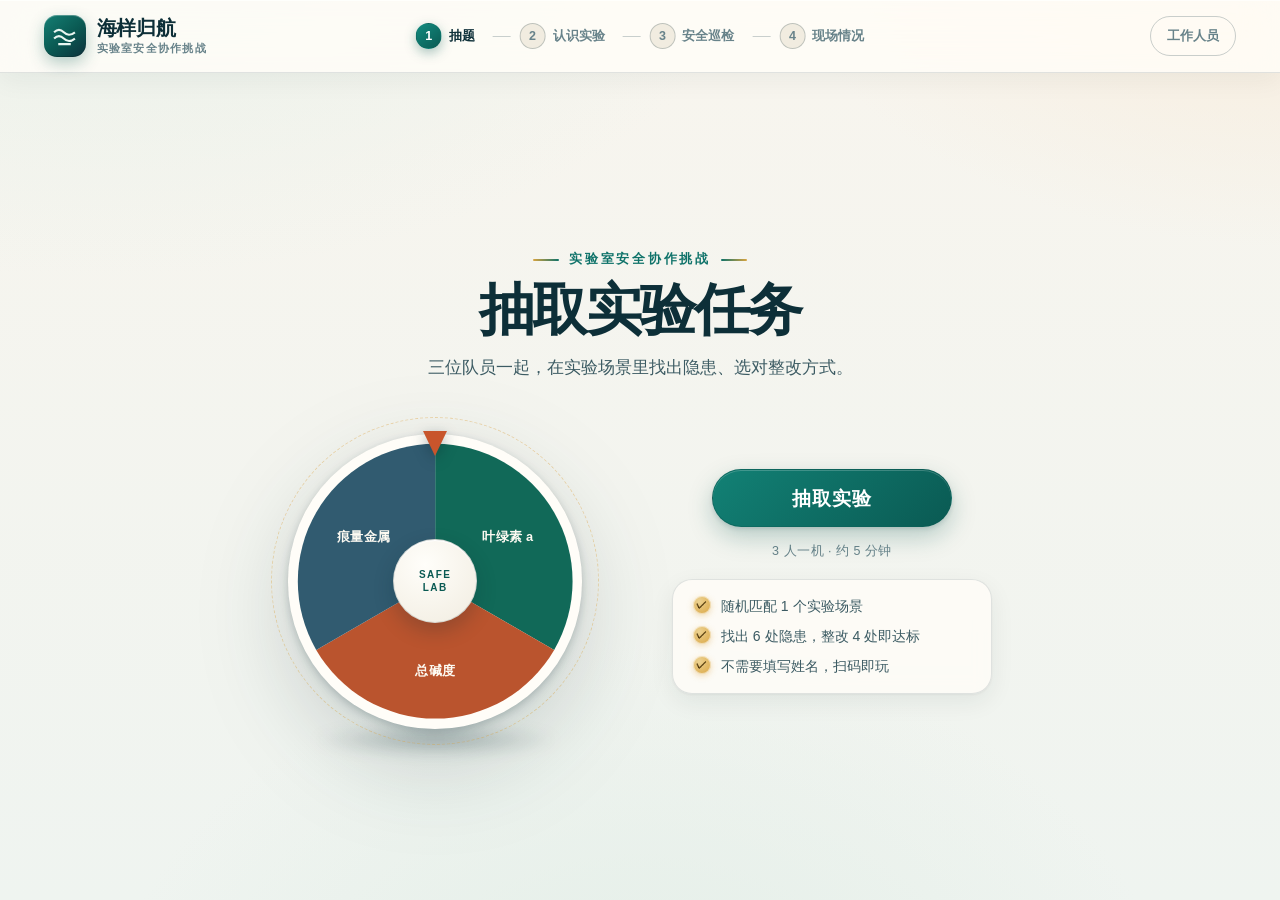
<file: index.html>
<!doctype html>
<html lang="zh-CN">
<head>
<meta charset="utf-8">
<meta name="viewport" content="width=device-width,initial-scale=1,viewport-fit=cover">
<meta name="theme-color" content="#0d313c">
<title>海样归航 · 实验室安全协作挑战</title>
<link rel="stylesheet" href="style.css?v=5">
</head>
<body>
<header class="topbar">
  <a class="brand" href="#" aria-label="海样归航首页">
    <span class="brand-mark" aria-hidden="true"><svg width="36" height="32" viewBox="0 0 36 32"><path d="M3 10 Q10 3 17 10 T33 10 M3 19 Q10 12 17 19 T33 19 M9 27H27" fill="none" stroke="currentColor" stroke-width="3"/></svg></span>
    <span class="brand-text"><b>海样归航</b><span class="brand-sub">实验室安全协作挑战</span></span>
  </a>
  <ol class="steps" aria-label="互动流程">
    <li class="step" data-step="draw"><span class="step-dot">1</span><span class="step-name">抽题</span></li>
    <li class="step" data-step="intro"><span class="step-dot">2</span><span class="step-name">认识实验</span></li>
    <li class="step" data-step="inspect"><span class="step-dot">3</span><span class="step-name">安全巡检</span></li>
    <li class="step" data-step="incident"><span class="step-dot">4</span><span class="step-name">现场情况</span></li>
  </ol>
  <button class="quiet staff-btn" id="staff" type="button">工作人员</button>
</header>
<main id="app"></main>
<div id="toast" role="status" aria-live="polite"></div>
<dialog id="question"></dialog>
<dialog id="tools"></dialog>
<script type="module" src="app.js?v=5"></script>
</body>
</html>
</file>
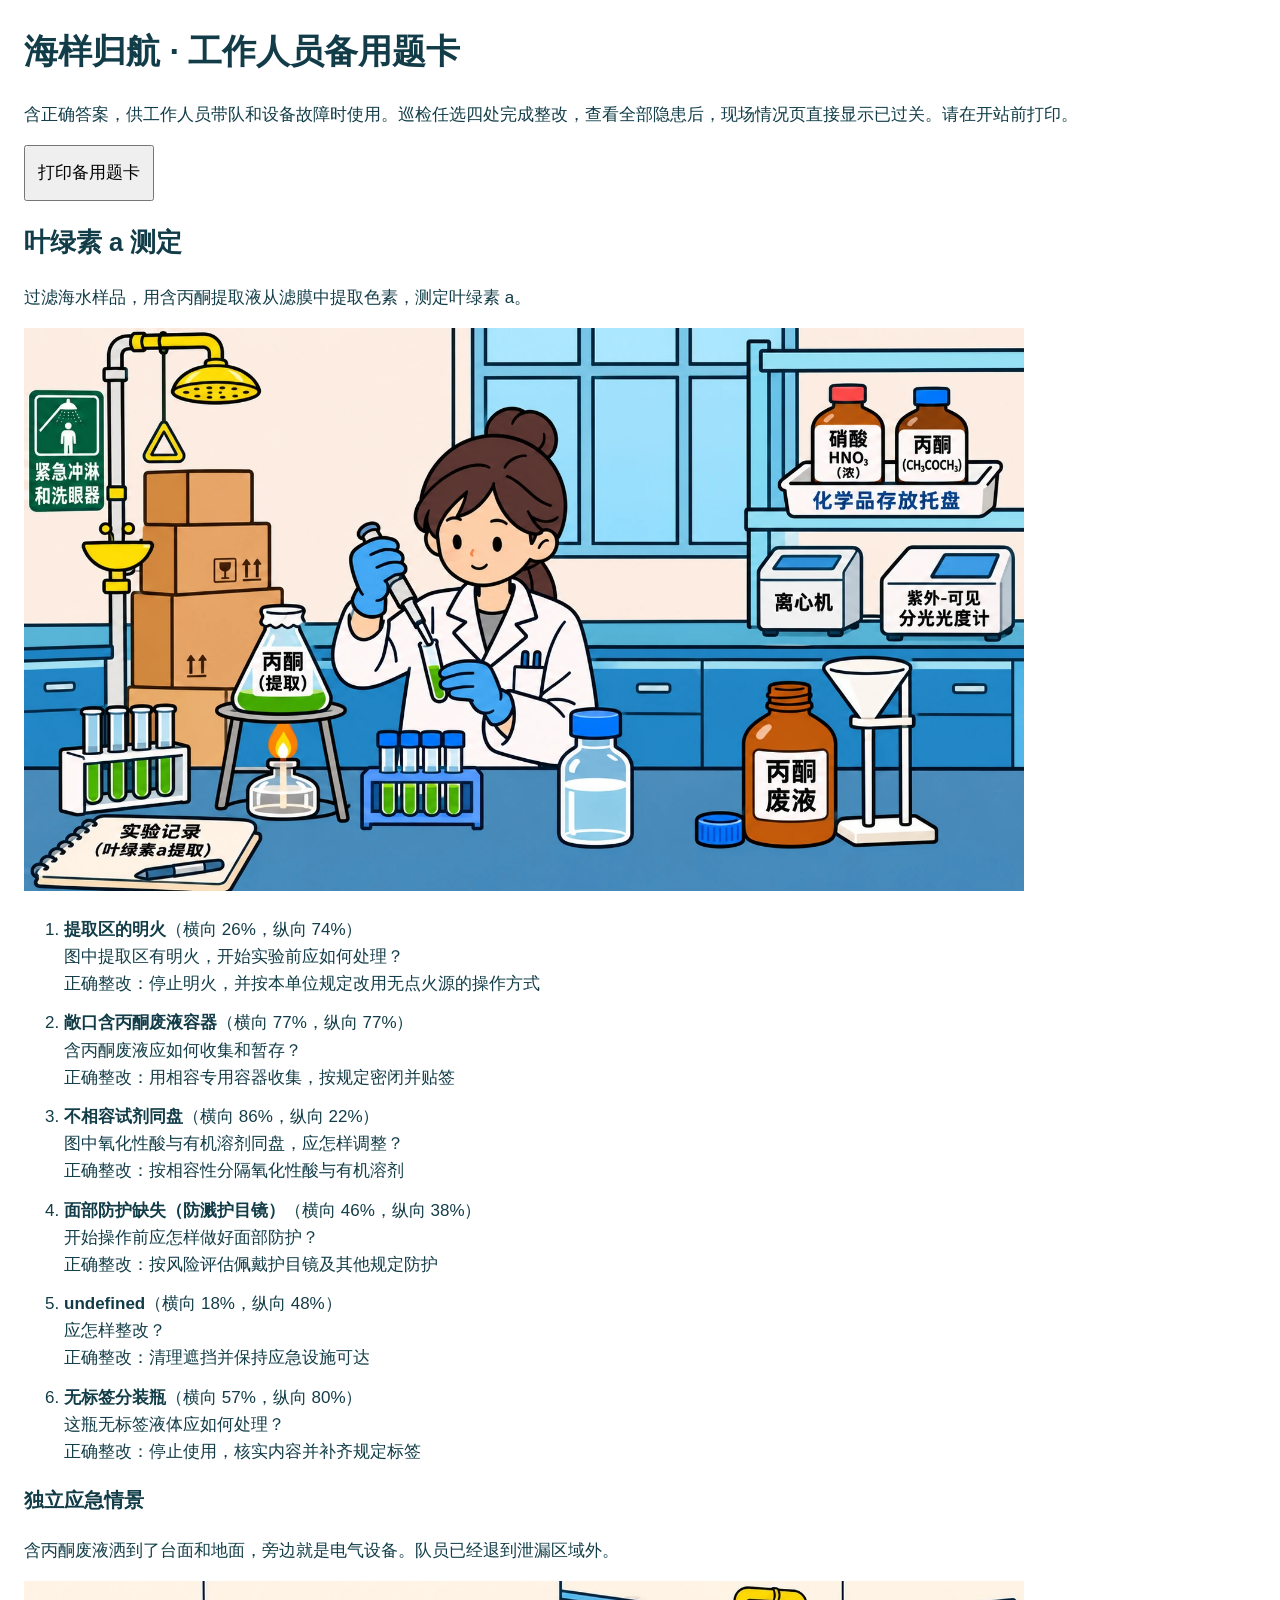
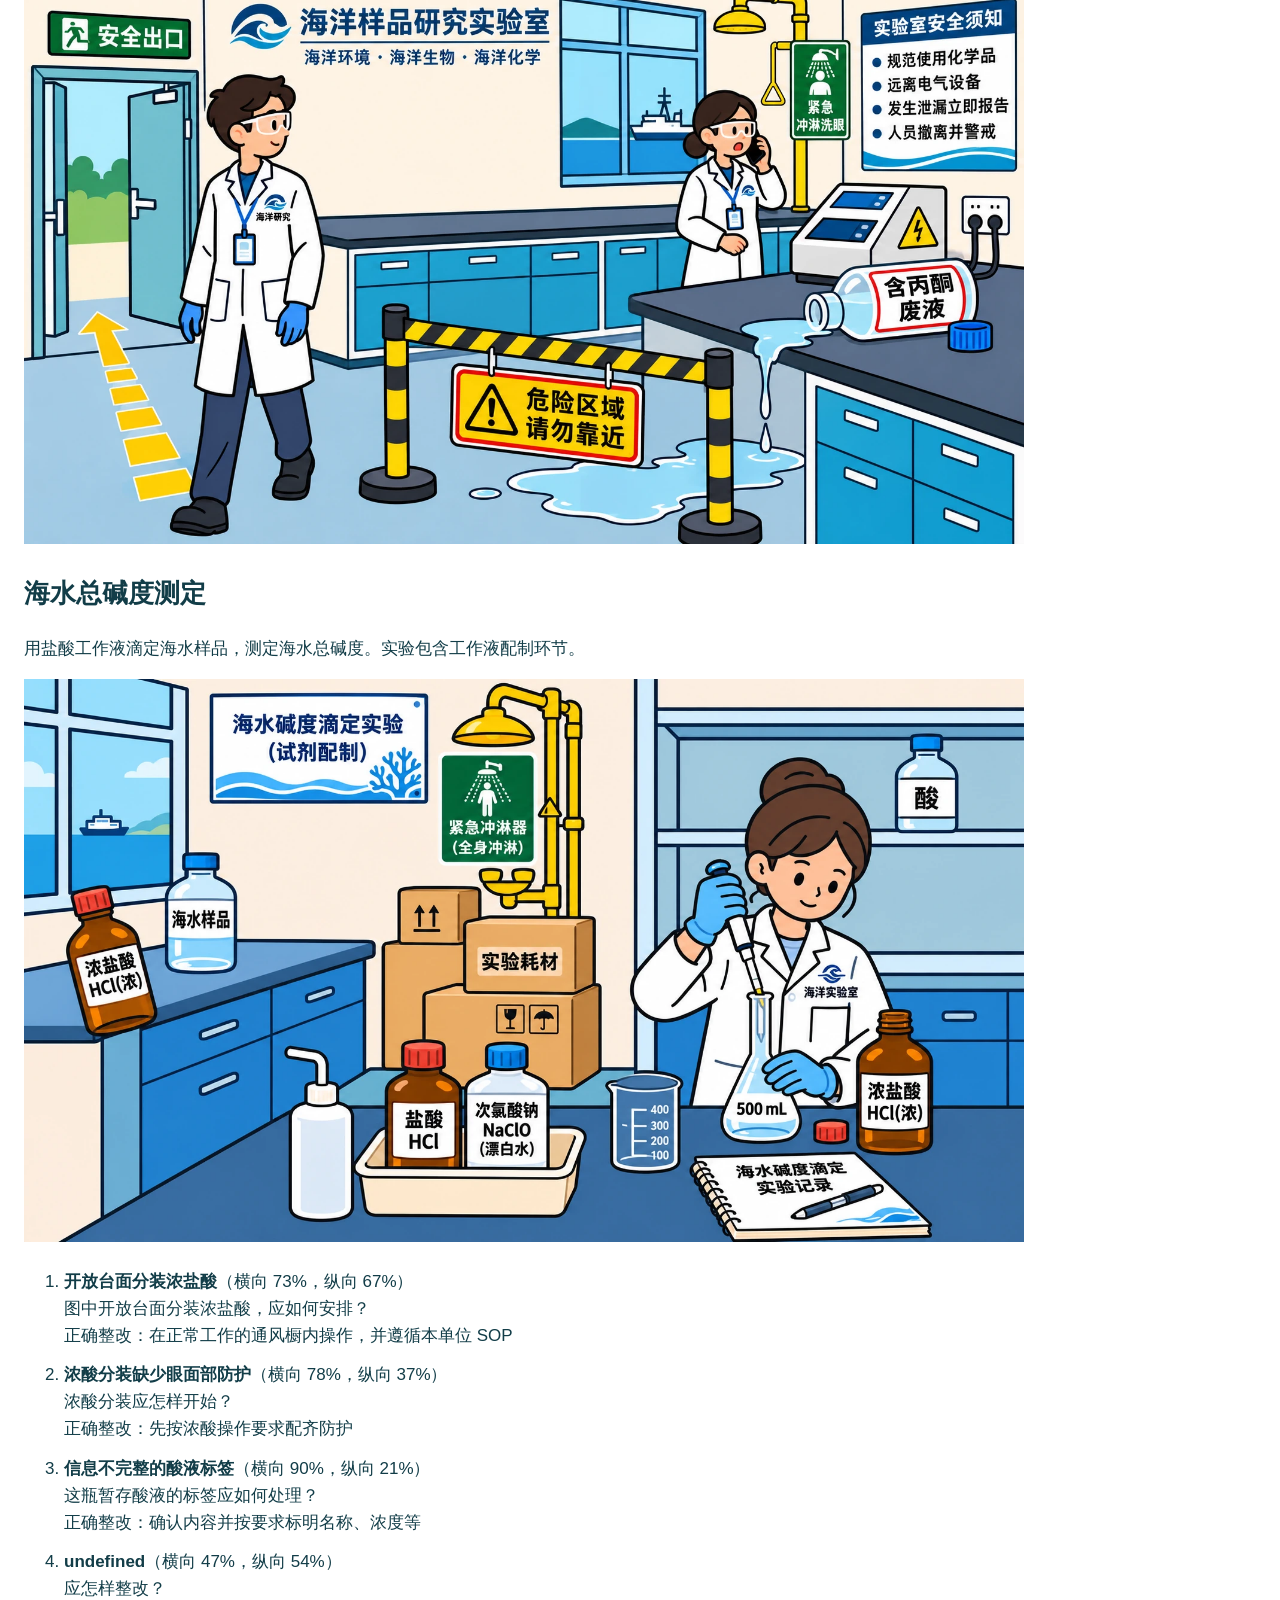
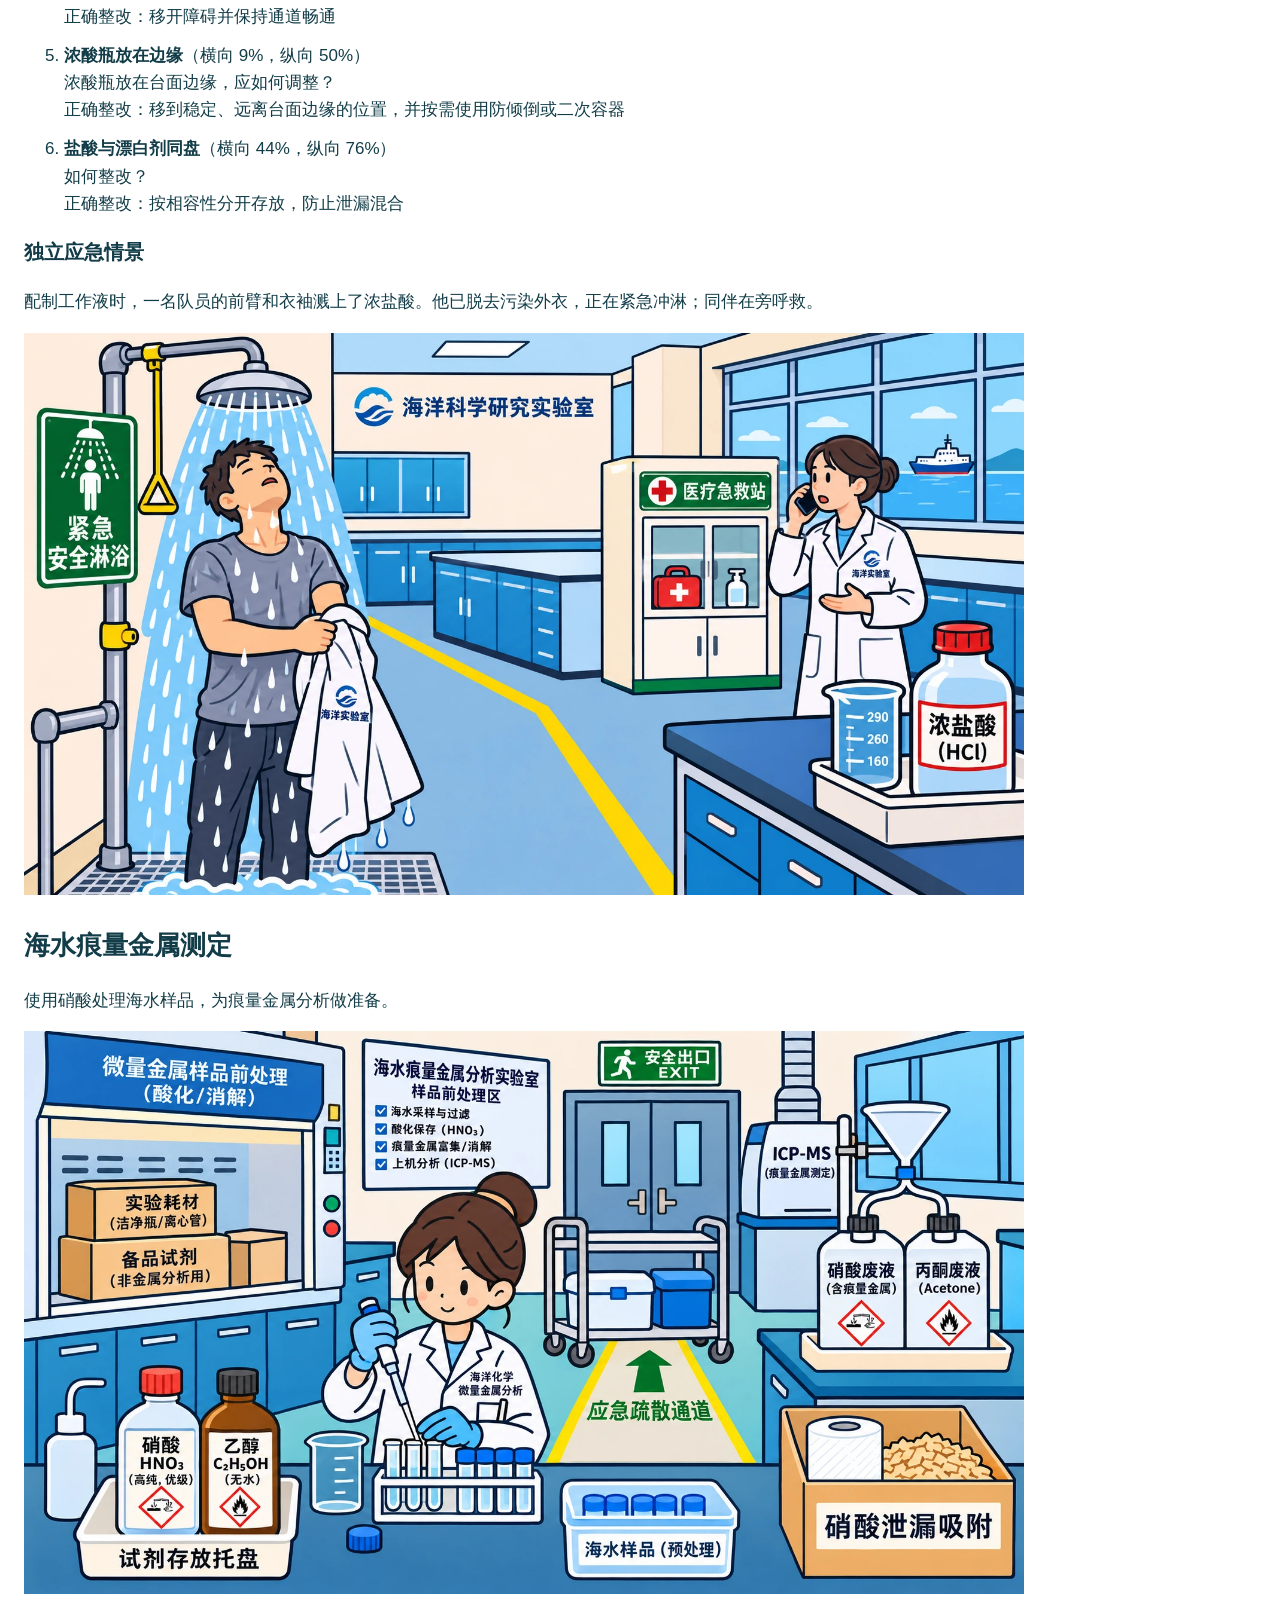
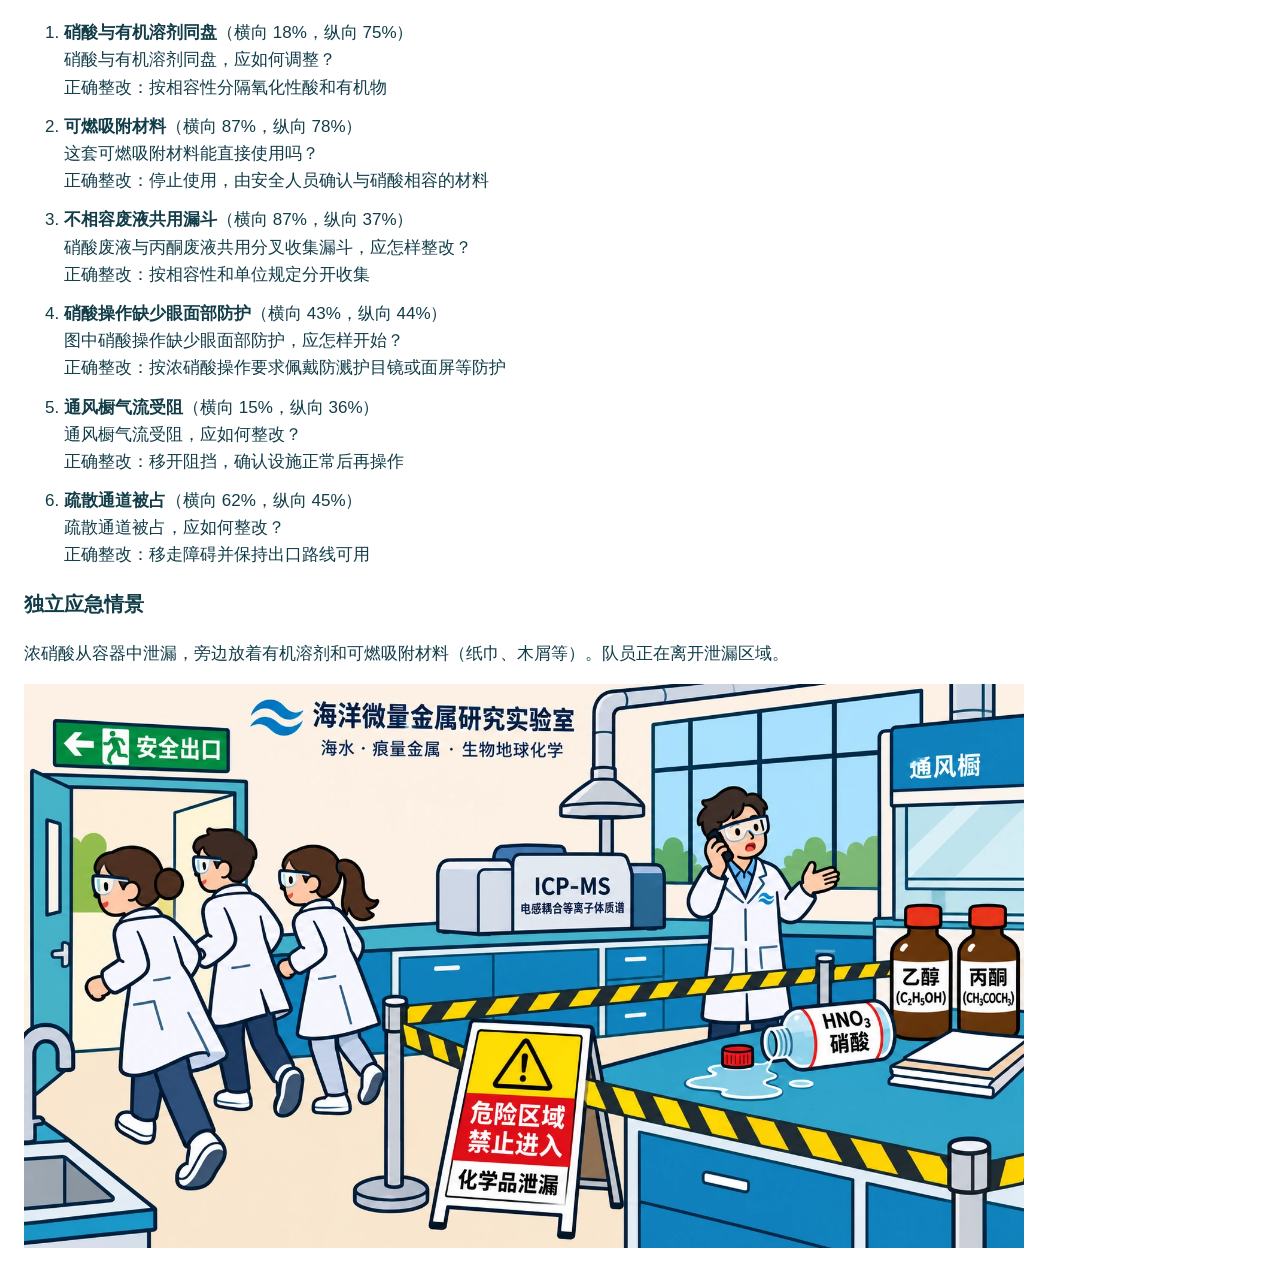
<file: backup.html>
<!doctype html><html lang="zh-CN"><meta charset="utf-8"><meta name="viewport" content="width=device-width, initial-scale=1"><title>海样归航 · 工作人员备用题卡</title><style>body{font:17px/1.6 sans-serif;margin:24px;color:#123d48}article{break-before:page}img{width:100%;max-width:1000px}li{margin-bottom:12px}.answers{background:#edf2ef;padding:18px}button{font:inherit;padding:12px}@media print{button{display:none}body{font-size:12pt}img{max-height:38vh;object-fit:contain}}</style><h1>海样归航 · 工作人员备用题卡</h1><p>含正确答案，供工作人员带队和设备故障时使用。巡检任选四处完成整改，查看全部隐患后，现场情况页直接显示已过关。请在开站前打印。</p><button onclick="print()">打印备用题卡</button><div id="cards"></div><script type="module">import {TASKS} from './data.js?v=5';document.querySelector('#cards').innerHTML=TASKS.map(t=>`<article><h2>${t.name}</h2><p>${t.purpose}</p><img src="assets/${t.id}-inspect.webp" alt="巡检图"><ol>${t.hazards.map(q=>`<li><b>${q.title}</b>（横向 ${q.x}%，纵向 ${q.y}%）<br>${q.question}<br>正确整改：${q.options[0]}</li>`).join('')}</ol><h3>独立应急情景</h3><p>${t.incident}</p><img src="assets/${t.id}-incident.webp" alt="事故图"></article>`).join('');</script></html>
</file>
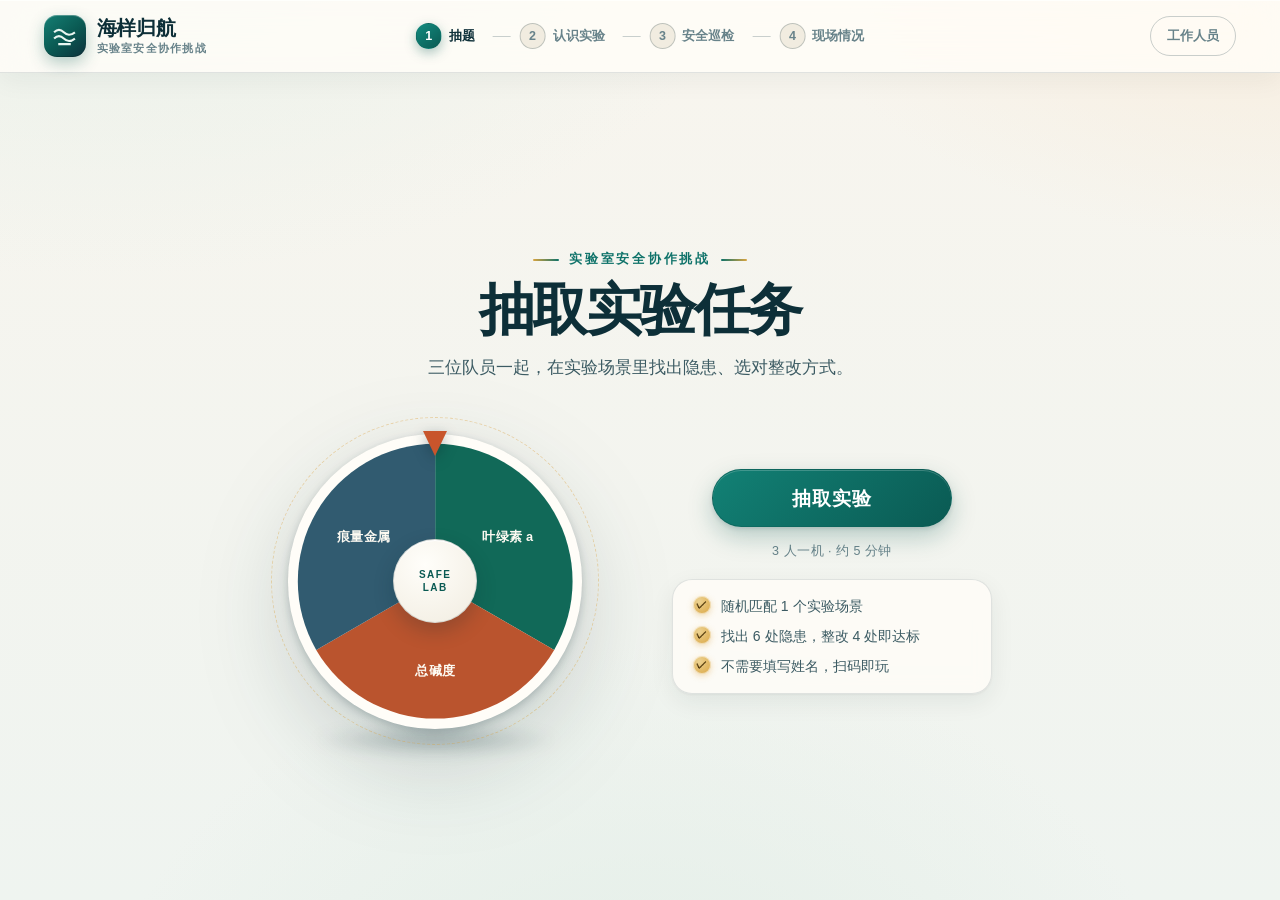
<file: join.html>
<!doctype html><html lang="zh-CN"><meta charset="utf-8"><meta name="viewport" content="width=device-width,initial-scale=1"><title>海样归航 · 新队伍入口</title><body style="font:18px/1.6 sans-serif;padding:24px;color:#123d48"><p>正在为你们创建独立任务…</p><noscript>请使用允许 JavaScript 的浏览器打开本页。</noscript><script>
function enterNewRound(){const bytes=crypto.getRandomValues(new Uint32Array(3));const id=Date.now().toString(36)+'-'+Array.from(bytes,x=>x.toString(36)).join('-');location.replace('./?round='+encodeURIComponent(id))}enterNewRound();addEventListener('pageshow',e=>{if(e.persisted)enterNewRound()});
</script></body></html>
</file>
<file: style.css>
:root{font-family:-apple-system,BlinkMacSystemFont,"PingFang SC","Microsoft YaHei",sans-serif;color:#173b44;background:#f2f5f3;--teal:#116958;--navy:#123d48;--orange:#bd4b20;--muted:#506b70}*{box-sizing:border-box}body{margin:0}button,input{font:inherit}button{cursor:pointer;min-height:46px;border:0;border-radius:5px;padding:12px 20px;color:var(--navy);background:#e3ebe7;font-weight:600}button:hover{filter:brightness(.95)}button:focus-visible,a:focus-visible,input:focus-visible{outline:3px solid #d27035;outline-offset:3px}button:disabled{opacity:.45;cursor:wait}.primary{background:var(--teal);color:#fff}.quiet{background:transparent}.danger{color:#a43220}header{height:72px;display:flex;align-items:center;padding:12px 4%;gap:24px;background:#fff}.brand{display:flex;align-items:center;gap:10px;text-decoration:none;color:var(--navy);font-size:23px}.subtitle{color:var(--muted);font-size:14px}#staff{margin-left:auto}main{max-width:1600px;margin:auto;padding:24px 4%}h1{font-size:clamp(32px,4vw,58px);letter-spacing:-.04em;line-height:1.15;margin:0 0 22px}h2{font-size:26px;margin:0 0 16px}h3{font-size:19px;margin:0 0 14px}p{line-height:1.65;margin:0 0 18px}.muted{color:var(--muted)}.home{display:grid;grid-template-columns: .85fr 1.15fr;gap:6%;align-items:center;min-height:70vh}.home img{width:100%;display:block;border-radius:8px;background:#dbe6e3}.home .lead{font-size:20px}.home .rules{margin:24px 0;font-size:16px}.home input{width:100%;max-width:280px;background:white;border:1px solid #b4c4c2;padding:14px;border-radius:4px;margin-bottom:18px}.actions{display:flex;gap:12px;flex-wrap:wrap;align-items:center}.note{font-size:13px;color:var(--muted);margin-top:20px}.draw{max-width:880px;margin:20px auto;text-align:center}.draw-layout{display:flex;align-items:center;justify-content:center;gap:40px;flex-wrap:wrap}.wheel{width:260px;height:260px;transition:transform 1.3s cubic-bezier(.15,.7,.1,1)}.taskcard{background:white;padding:28px;text-align:left;flex:1;min-width:240px}.taskcard h2{color:var(--teal)}.stage-head{display:flex;align-items:center;justify-content:space-between;gap:12px;margin-bottom:14px}.stage-head h1{font-size:25px;margin:0}.progress{font-weight:700;color:var(--teal);white-space:nowrap}.stage-label{font-size:14px;color:var(--muted);margin-top:6px}.scene-wrap{position:relative;background:#dce6e3;overflow:hidden;border-radius:6px;aspect-ratio:16/9;max-height:calc(100svh - 215px);min-height:230px}.scene-canvas{position:absolute;inset:0;transform-origin:0 0;touch-action:pan-y}.scene-canvas.zoomed{touch-action:none;cursor:grab}.scene-canvas img{width:100%;height:100%;object-fit:fill;display:block;user-select:none;pointer-events:none}.hotspot{position:absolute;transform:translate(-50%,-50%);background:transparent;min-width:52px;min-height:52px;padding:0;border-radius:50%;width:7%;height:10%;color:transparent}.hotspot:focus-visible,.hotspot.hinted{background:#f9dc8c99;outline:4px dashed #a85a17}.hotspot.done{color:white;background:var(--teal);width:38px;height:38px;min-width:38px;min-height:38px;font-size:20px;pointer-events:auto}.hotspot.incident{background:#fff;color:var(--navy);width:auto;height:auto;min-width:80px;font-size:14px;padding:10px 14px;border-radius:4px;box-shadow:0 2px 8px #183a4430}.toolbar{display:flex;align-items:center;justify-content:space-between;gap:12px;margin-top:12px;flex-wrap:wrap}.toolbar p{margin:0;font-size:15px}.toolbar .actions{gap:6px}.toolbar button{padding:10px 15px}.urgent{background:#f5e7df;color:#873715;padding:12px 16px;margin-bottom:12px;line-height:1.5}.incident-tasks{display:flex;gap:8px;margin-bottom:12px}.incident-tasks button{flex:1;padding:10px;font-size:14px}.incident-tasks .done{background:#dcece4}.result{max-width:850px;margin:20px auto;background:#fff;padding:36px}.score{font-size:80px;line-height:1;margin:20px 0;color:var(--teal);font-weight:700}.score small{font-size:22px;color:var(--muted)}.checks{display:flex;gap:20px;flex-wrap:wrap;padding:18px 0}.review{background:#f4eee7;padding:16px;margin:16px 0}.review p{margin:8px 0;font-size:15px}dialog{border:0;border-radius:8px;padding:28px;max-width:620px;width:calc(100% - 30px);max-height:90svh;overflow:auto;color:var(--navy);box-shadow:0 16px 80px #102d4540}dialog::backdrop{background:#082b37b8}.dialog-top{display:flex;align-items:flex-start;justify-content:space-between;gap:10px}.dialog-top h2{font-size:23px;line-height:1.4}.dialog-top button{padding:8px 14px;min-height:40px}.options{display:grid;gap:10px;margin:18px 0}.option{text-align:left;line-height:1.55;font-weight:500;background:#edf2ef;padding:16px}.feedback{background:#e3eee7;padding:16px;line-height:1.65;margin:12px 0}.feedback.wrong{background:#f8e9df;color:#8d3617}.crop{height:120px;overflow:hidden;background:#e5eeeb;margin:10px 0;position:relative}.crop img{position:absolute;width:180%;max-width:none}.tools-grid{display:grid;gap:10px}.tools-grid input{padding:12px;max-width:100%}#toast{position:fixed;bottom:20px;left:50%;transform:translateX(-50%);padding:12px 20px;background:var(--navy);color:white;border-radius:5px;z-index:20;display:none;max-width:90%;text-align:center}#toast.show{display:block}.spin-label{font-size:14px;fill:#fff;font-weight:600}.version{font-size:12px;color:var(--muted)}@media(max-width:700px){header{height:60px;padding:8px 16px;gap:8px}.brand{font-size:20px}.subtitle{display:none}main{padding:18px 16px}.home{display:flex;flex-direction:column-reverse;gap:24px;min-height:0;align-items:stretch}.home img{max-height:230px;object-fit:cover}.home h1{font-size:38px}.home .lead{font-size:18px}.home .rules{margin:16px 0}.scene-wrap{max-height:none;aspect-ratio:4/3;min-height:250px}.stage-head{align-items:flex-start}.stage-head h1{font-size:20px}.progress{font-size:13px}.stage-label{font-size:12px}.hotspot{min-width:44px;min-height:44px}.hotspot.incident{font-size:12px;min-width:60px;padding:8px}.toolbar .actions{width:100%}.toolbar .actions button{flex:1;font-size:13px}.incident-tasks{flex-direction:column}.result{padding:24px}.score{font-size:68px}.draw-layout{gap:20px}.wheel{width:200px;height:200px}dialog{padding:20px}.option{padding:12px}}@media(orientation:landscape) and (max-height:520px){header{height:48px}.brand{font-size:18px}.subtitle{font-size:12px}main{padding:10px 3%}.stage-head{margin-bottom:8px}.stage-head h1{font-size:20px}.stage-label{margin:0}.scene-wrap{max-height:calc(100svh - 162px);min-height:170px;aspect-ratio:16/9;width:100%}.toolbar{margin-top:8px}.toolbar button{min-height:40px;padding:8px 12px}.incident-tasks{flex-direction:row;margin-bottom:8px}.incident-tasks button{min-height:36px}.urgent{padding:7px 10px;font-size:13px;margin-bottom:7px}.home{min-height:0;display:grid;grid-template-columns:1fr 1fr;gap:24px}.home h1{font-size:32px;margin-bottom:12px}.home .rules,.home .note{margin:8px 0}.home input{padding:8px;margin:6px 0}.home .lead{font-size:16px}.home img{max-height:260px}.home button{padding:10px}.draw{margin:0}.wheel{width:180px;height:180px}}@media(prefers-reduced-motion:reduce){*{transition:none!important;animation:none!important}}
/* The clickable canvas keeps exactly the artwork's coordinate system. */
.scene-wrap{width:min(100%,calc((100svh - 215px)*1.77778));max-height:none;min-height:0;aspect-ratio:16/9;margin-inline:auto}
@media(max-width:700px) and (orientation:portrait){.scene-wrap{width:100%;aspect-ratio:16/9;min-height:0}.hotspot{min-width:44px;min-height:44px}}
@media(orientation:landscape) and (max-height:520px){.scene-wrap{width:min(100%,calc((100svh - 170px)*1.77778));min-height:0}}
.stage-head>div:first-child{min-width:0}.stage-head h1{overflow-wrap:anywhere}.progress{flex-shrink:0}
@media(orientation:landscape) and (max-height:520px){
.home h1{font-size:28px;line-height:1.1;margin-bottom:8px}.home .lead{display:none}.home .rules{font-size:14px;line-height:1.5}.home .note{font-size:11px;line-height:1.4}.home input{padding:7px;max-width:190px}.home label{font-size:12px}.home .version{font-size:10px}
.game{display:grid;grid-template-columns:minmax(0,1fr) 235px;grid-template-rows:auto auto auto 1fr;column-gap:14px;height:calc(100svh - 68px)}
.game .stage-head{grid-column:1/3;grid-row:1;margin-bottom:10px}.game .stage-head h1{font-size:18px}.game .stage-label{font-size:12px}.game .progress{font-size:13px}
.game .scene-wrap{grid-column:1;grid-row:2/5;width:100%;max-height:100%;aspect-ratio:16/9;align-self:center;margin:0}
.game .urgent{grid-column:2;grid-row:2;font-size:12px;padding:8px;line-height:1.4}
.game .incident-tasks{grid-column:2;grid-row:3;flex-direction:column;gap:4px;margin-bottom:6px}.game .incident-tasks button{padding:6px 8px;font-size:12px;min-height:32px}
.game .toolbar{grid-column:2;grid-row:4;display:block;margin:0;align-self:end}.game .toolbar p{font-size:12px;line-height:1.4;margin-bottom:8px}.game .toolbar .actions{display:flex;flex-wrap:wrap}.game .toolbar button{font-size:12px;min-height:36px;padding:7px 8px;flex:1}.game .toolbar .primary{flex-basis:100%}
.game:has(.toolbar [data-action="incident"]) .toolbar{grid-row:2/5;align-self:center}
.hotspot.incident{font-size:12px;min-width:54px;padding:7px}
}
/* Immersive mobile stage: artwork receives the screen, controls stay at its edges. */
body.playing>header{display:none}body.playing main{max-width:none;padding:0}
body.playing .game{height:100svh;display:grid;grid-template-columns:1fr;grid-template-rows:44px minmax(0,1fr) auto;gap:0;background:#dde7e3}
body.playing .stage-head{grid-column:1;grid-row:1;padding:6px 16px;margin:0;background:#fff;align-items:center}
body.playing .stage-label{display:block}
body.playing .stage-head h1{font-size:17px;margin:0;white-space:nowrap;overflow:hidden;text-overflow:ellipsis}body.playing .stage-label{display:none}body.playing .progress{font-size:14px}
body.playing .scene-wrap{grid-column:1;grid-row:2;width:100%;height:100%;max-height:none;min-height:0;aspect-ratio:auto;border-radius:0;align-self:stretch;margin:0}
body.playing .scene-canvas{inset:auto;left:0;top:50%;translate:0 -50%;width:100%;height:auto;aspect-ratio:16/9}
body.playing .urgent{display:none}body.playing .incident-tasks{display:none}
body.playing .toolbar{grid-column:1;grid-row:3;align-self:auto;padding:8px 12px max(8px,env(safe-area-inset-bottom));margin:0;display:flex;background:#fff;gap:8px;justify-content:space-between}
body.playing .toolbar>p{font-size:14px;max-width:31%;margin:0;line-height:1.4}
body.playing .toolbar .actions{width:auto;display:flex;gap:6px;flex-wrap:nowrap}
body.playing .toolbar button{min-height:44px;padding:10px 14px;font-size:15px;flex:initial;white-space:nowrap}
body.playing .hotspot.incident{font-size:16px;min-height:44px;padding:10px 14px}
@media(orientation:portrait){body.playing .game{grid-template-rows:68px minmax(0,1fr) auto}body.playing .stage-head{align-items:flex-start;flex-direction:column;justify-content:center;gap:3px}body.playing .stage-head h1{font-size:18px}body.playing .progress{font-size:15px}body.playing .scene-canvas{width:180%;left:-40%}body.playing .toolbar{display:block;padding:10px 12px}body.playing .toolbar>p{max-width:100%;margin:0 0 8px;font-size:15px}body.playing .toolbar .actions{display:grid;grid-template-columns:1fr 1fr;gap:8px}body.playing .toolbar button{min-height:48px;font-size:16px;white-space:normal}body.playing .hotspot.incident{font-size:15px}}
body.playing .scene-canvas{left:50%;translate:-50% -50%;transform-origin:center center}
@media(orientation:portrait){body.playing .scene-canvas{left:50%;touch-action:none}}
body.playing .progress{font-size:16px}body.playing .toolbar button{font-size:16px}
.stage-help{padding:6px 12px;min-height:40px}.stage-head{position:relative}
@media(orientation:portrait){.stage-help{position:absolute;right:10px;top:10px}.stage-head>div:first-child{max-width:80%}}
body.playing .scene-canvas{touch-action:none}.hotspot:not(.incident):not(.done){width:10%;height:14%}
body.playing .game .toolbar{grid-row:3;grid-column:1;z-index:2}body.playing .game .stage-head{z-index:2}
@media(orientation:landscape) and (max-width:720px){body.playing .toolbar>p{display:none}body.playing .toolbar .actions{width:100%}body.playing .toolbar button{flex:1}}
/* Explicit row bounds override the earlier compact-layout inspection selector. */
body.playing .game .toolbar{grid-area:3 / 1 / 4 / 2!important;align-self:stretch!important}
body.playing .game .scene-wrap{grid-area:2 / 1 / 3 / 2!important}
@media(orientation:portrait){body.playing .scene-canvas{width:max(180%,calc((100svh - 212px)*1.77778))}body.playing .toolbar>p::after{content:' 可拖动查看左右。'}}
.score-breakdown{border-collapse:collapse;width:100%;text-align:left;background:#edf3ef;margin:20px 0}.score-breakdown th,.score-breakdown td{padding:12px 16px;font-size:17px}.score-breakdown th{font-weight:500;color:#506b70}.score-breakdown td{font-weight:700}
.orientation-gate{position:fixed;inset:0;margin:0;border:0;border-radius:0;width:100vw;max-width:none;height:100svh;max-height:none;padding:max(24px,env(safe-area-inset-top)) 24px max(24px,env(safe-area-inset-bottom));background:#f2f5f3;color:#123d48;box-shadow:none;overflow:auto}
.orientation-gate[open]{display:grid;place-items:center}.orientation-gate::backdrop{background:#f2f5f3}
.orientation-content{text-align:center;max-width:390px;margin:auto}.orientation-content svg{display:block;margin:0 auto 26px}.orientation-content h2{font-size:28px;line-height:1.25;letter-spacing:0;margin-bottom:18px}.orientation-content p{font-size:17px;line-height:1.65}.orientation-content button{min-height:50px;font-size:17px;display:block;width:100%;margin:14px auto}.orientation-content #orientation-status{font-size:15px;min-height:50px;margin:18px 0 4px;color:#506b70}
.orientation-content button[hidden]{display:none}
.overview-dialog{width:calc(100vw - 24px);max-width:1200px;max-height:94svh;padding:22px}.overview-grid{display:grid;grid-template-columns:1.4fr 1fr;gap:24px;margin:12px 0 20px;align-items:start}.overview-picture{position:relative;aspect-ratio:16/9;align-self:start}.overview-picture img{display:block;width:100%;height:100%}.overview-marker{position:absolute;transform:translate(-50%,-50%);width:30px;height:30px;display:grid;place-items:center;background:#a6361d;color:#fff;border:2px solid white;border-radius:50%;font-size:17px;font-weight:700}.overview-list{padding:0;margin:0;list-style:none}.overview-list li{margin-bottom:14px}.overview-list b{font-size:17px}.overview-list p{font-size:16px;margin:5px 0;line-height:1.55}.overview-dialog .actions{position:sticky;bottom:-22px;background:#fff;padding:12px 0}.overview-dialog .dialog-top p{font-size:16px;margin-bottom:6px}@media(orientation:portrait){.overview-grid{grid-template-columns:1fr}.overview-dialog{padding:18px}.overview-dialog .actions{bottom:-18px}.overview-marker{width:26px;height:26px;font-size:15px}}
.overview-dialog[open]{display:flex;flex-direction:column;height:94svh;overflow:hidden}
.overview-dialog .dialog-top{flex:0 0 auto}.overview-dialog .dialog-top h2{margin-bottom:8px}
.overview-grid{flex:1;min-height:0;overflow:hidden;align-items:center;grid-template-columns:minmax(0,1.4fr) minmax(0,1fr);margin:8px 0}
.overview-picture{width:min(100%,calc((94svh - 185px)*1.77778));justify-self:center;align-self:center}
.overview-list{overflow:auto;max-height:100%;min-height:0;padding-right:5px;overscroll-behavior:contain}
.overview-dialog .actions{position:static;flex:0 0 auto;padding:8px 0 0;background:#fff}
@media(orientation:portrait){.overview-grid{grid-template-columns:minmax(0,1fr);grid-template-rows:auto minmax(0,1fr);gap:14px}.overview-picture{width:100%}.overview-dialog .actions{gap:8px}.overview-dialog .actions button{flex:1;font-size:15px;padding:10px}}
/* Local v2: direct draw, dedicated introduction, read-only incident. */
.eyebrow{font-size:16px;color:var(--muted);margin-bottom:12px;line-height:1.5}
.entry-draw{max-width:1050px;margin:28px auto}.entry-draw h1{font-size:clamp(28px,4vw,46px)}
.draw-options{display:grid;grid-template-columns:repeat(3,minmax(0,1fr));gap:18px;text-align:left;margin:30px 0}
.draw-ticket{border-top:3px solid var(--teal);padding:18px 8px}.draw-ticket>span{font-size:38px;font-weight:700;color:var(--teal)}.draw-ticket h2{font-size:22px;margin:12px 0 0;line-height:1.4}
.draw-button{font-size:20px;min-width:200px}.recovery-message{margin:20px 0;background:#f5e7df;padding:12px;font-size:16px}
.briefing{max-width:1120px;margin:8px auto}.briefing h1{font-size:clamp(28px,4vw,42px);margin-bottom:24px}.briefing h2{font-size:22px;margin-bottom:12px}.briefing p,.briefing li{font-size:17px;line-height:1.65}
.briefing-grid{display:grid;grid-template-columns:1fr 1fr;gap:36px}.briefing ul{padding-left:22px;margin:0 0 20px}.briefing li{margin-bottom:12px}.precautions{padding-left:28px;margin:0}.precautions li{padding-left:6px;margin-bottom:20px}.distinction{color:#873715;border-left:3px solid #bd4b20;padding-left:14px}
.intro-footer{display:flex;justify-content:space-between;align-items:center;gap:16px;border-top:1px solid #c9d7d2;padding-top:18px;margin-top:12px}.intro-footer p{margin:0;color:var(--muted);font-size:16px}.intro-footer button{font-size:17px}
body.playing .incident-display{min-height:100svh;display:grid;grid-template-rows:52px 1fr;background:#f2f5f3}
.incident-display .stage-head{height:auto;min-height:52px;display:flex;flex-direction:row;padding:8px 18px;align-items:center}.incident-display .stage-head>div:first-child{max-width:none}.incident-display .stage-help{position:static;margin-left:auto}.incident-display .stage-head h1{font-size:19px}
.incident-layout{display:grid;grid-template-columns:minmax(0,1.6fr) minmax(290px,1fr);gap:24px;padding:20px;align-items:center}
.incident-picture{position:relative;min-width:0;align-self:center}.incident-picture img{display:block;width:100%;height:auto;object-fit:contain}.incident-copy{min-width:0}.incident-copy h2{font-size:25px;line-height:1.35}.incident-copy p{font-size:17px;line-height:1.65}.incident-copy .eyebrow{font-size:15px}.incident-copy .muted{font-size:15px}.incident-note{border-left:3px solid var(--orange);padding-left:12px;color:#873715}.incident-copy button{font-size:17px}
.completion h1{color:var(--teal);font-size:42px}.completion h2{font-size:25px}.result-facts{display:flex;gap:48px;margin:28px 0}.result-facts dt{font-size:16px;color:var(--muted);margin-bottom:8px}.result-facts dd{font-size:24px;font-weight:700;margin:0}.round-id{font-size:16px;overflow-wrap:anywhere}.round-id strong{font-size:17px}.completion p{font-size:16px}
.image-error{position:relative;z-index:3;background:#fff;padding:24px;max-width:480px;margin:auto;font-size:17px}.scene-wrap.image-failed{display:grid;place-items:center}.scene-wrap.image-failed .scene-canvas{visibility:hidden}.image-failed img[hidden]{display:none}
@media(max-width:700px) and (orientation:portrait){.entry-draw{margin:12px 0}.draw-options{grid-template-columns:1fr;gap:10px;margin:22px 0}.draw-ticket{display:flex;align-items:center;gap:20px;padding:12px 8px}.draw-ticket>span{font-size:28px}.draw-ticket h2{font-size:21px;margin:0}.briefing-grid{grid-template-columns:1fr;gap:16px}.intro-footer{align-items:stretch;flex-direction:column}.intro-footer .actions{display:grid;grid-template-columns:1fr;width:100%}.incident-layout{grid-template-columns:1fr;gap:20px;padding:16px}.incident-copy h2{font-size:25px}.incident-copy p{font-size:18px}.incident-display .stage-head h1{font-size:17px;white-space:normal}.incident-display .stage-head{padding:6px 12px}.result-facts{gap:24px;flex-wrap:wrap}.completion{margin:0;padding:22px}.completion h1{font-size:36px}}
@media(orientation:landscape) and (max-height:520px){.entry-draw{margin:4px auto}.entry-draw h1{font-size:28px;margin-bottom:12px}.entry-draw .eyebrow{margin-bottom:6px}.draw-options{gap:16px;margin:16px 0}.draw-ticket{padding:10px 6px}.draw-ticket>span{font-size:25px}.draw-ticket h2{font-size:18px;margin-top:6px}.draw-button{font-size:18px;min-height:44px}.entry-draw .note{font-size:14px;margin-top:14px}.briefing-grid{gap:24px}.briefing h1{font-size:28px;margin-bottom:18px}.briefing p,.briefing li{font-size:17px}.incident-layout{gap:18px;padding:12px;grid-template-columns:minmax(0,1.4fr) minmax(285px,1fr);align-items:start}.incident-picture{position:sticky;top:12px;align-self:start}.incident-picture img{max-height:calc(100svh - 76px);object-fit:contain}.incident-copy h2{font-size:23px}.incident-copy p{margin-bottom:12px;font-size:17px}.incident-copy .eyebrow{font-size:15px}.incident-copy .muted{font-size:15px}.incident-copy button{min-height:46px}body.playing .incident-display .stage-head{position:relative;z-index:2}.completion{margin:0 auto;padding:24px}.completion h1{font-size:34px}.completion .result-facts{margin:20px 0}}
.incident-picture{margin:0}.incident-picture figcaption{font-size:15px;line-height:1.5;margin-top:10px;color:var(--muted)}
@media(orientation:landscape) and (max-height:520px){.incident-picture:has(figcaption) img{max-height:calc(100svh - 124px)}}
/* Compact flow: wheel entry and completion on the scene itself. */
.lottery{display:flex;align-items:center;justify-content:center;gap:64px;margin:24px auto}.wheel-frame{position:relative;width:300px;height:300px;flex-shrink:0}.wheel-frame .wheel{width:100%;height:100%;display:block}.wheel-pointer{position:absolute;z-index:1;left:50%;top:-3px;translate:-50% 0;width:0;height:0;border-left:11px solid transparent;border-right:11px solid transparent;border-top:25px solid #173b44}.lottery-action{text-align:center}.lottery-meta{font-size:16px;margin-top:18px}.lottery .spin-label{font-size:16px}.completion-status{font-size:28px!important;line-height:1.2!important;font-weight:700;color:var(--teal);margin:0 0 22px!important;min-height:0}.completion-status:empty{display:none}.incident-copy h2{font-size:25px}.incident-copy>p:not(.completion-status){margin-bottom:24px}.end-actions{margin-top:28px}.end-actions button{font-size:16px}.intro-footer #resource-status:empty{display:none}.intro-footer .actions{margin-left:auto}body.playing .toolbar .actions{margin-left:auto}
@media(orientation:landscape) and (max-height:520px){.entry-draw{margin:0 auto}.entry-draw h1{font-size:28px;margin-bottom:8px}.lottery{gap:70px;margin:12px auto}.wheel-frame{width:240px;height:240px}.completion-status{font-size:26px!important;margin-bottom:18px!important}.incident-layout{align-items:center}.incident-copy h2{font-size:23px}.incident-copy>p:not(.completion-status){font-size:18px;line-height:1.7}.end-actions{margin-top:22px}}
@media(max-width:700px) and (orientation:portrait){.lottery{flex-direction:column;gap:24px;margin:28px 0}.wheel-frame{width:min(300px,85vw);height:min(300px,85vw)}.completion-status{font-size:28px!important}.incident-copy>p:not(.completion-status){font-size:18px}.end-actions{margin-top:24px}}

/* ==========================================================================
   === V3 视觉层 === 深海科考 · 实验记录纸 · 沉浸可信
   说明：本层追加在文件末尾，仅覆盖视觉；不删改既有几何/响应式规则。
   1) tokens  2) base  3) topbar/steps  4) buttons  5) draw  6) briefing
   7) playing shell  8) scene/hotspot  9) dialogs  10) overview  11) incident
   12) tools/toast  13) orientation  14) motion  15) responsive
   ========================================================================== */

/* === V3-1 · 设计令牌（保留旧变量名并重新赋值） === */
:root{
  --ink:#0d2f38; --ink-2:#3c5b63; --ink-3:#68838a;
  --navy:#0d313c;
  --teal:#0e7269; --teal-d:#0a5a53; --teal-l:#79c6b6;
  --coral:#c8552c; --coral-d:#9e3c1b; --gold:#d9a441;
  --paper:#f6f2e9; --paper-2:#fffdf8; --paper-3:#f1ece0;
  --line:rgba(13,47,56,.12); --line-strong:rgba(13,47,56,.22);
  --shadow-1:0 1px 2px rgba(9,38,46,.05),0 8px 24px rgba(9,38,46,.07);
  --shadow-2:0 14px 40px rgba(9,38,46,.16),0 3px 8px rgba(9,38,46,.08);
  --r-sm:10px; --r-md:14px; --r-lg:20px; --r-xl:28px; --r-pill:999px;
  --ease:cubic-bezier(.22,.61,.36,1); --dur:.28s;
  --font:-apple-system,BlinkMacSystemFont,"PingFang SC","Microsoft YaHei",sans-serif;
  --orange:var(--coral); --muted:var(--ink-2);
  color:var(--ink); background:var(--paper); font-family:var(--font);
}

/* === V3-2 · 基础排版与纸感背景 === */
*{-webkit-tap-highlight-color:transparent}
html{background:var(--paper)}
body{
  margin:0; min-height:100svh; font-family:var(--font); font-size:16px; line-height:1.65;
  color:var(--ink); font-variant-numeric:tabular-nums; -webkit-font-smoothing:antialiased;
  background:
    radial-gradient(1100px 620px at 8% -12%, #e7f1ea 0%, rgba(231,241,234,0) 62%),
    radial-gradient(900px 520px at 102% -6%, #f7ecdc 0%, rgba(247,236,220,0) 58%),
    radial-gradient(900px 700px at 50% 118%, #e3eee7 0%, rgba(227,238,231,0) 60%),
    linear-gradient(180deg,#f8f5ee 0%,#eff4f0 100%);
  background-color:var(--paper); background-attachment:fixed;
}
body.playing{
  color:#eaf4f1;
  background:
    radial-gradient(1200px 780px at 18% -8%, #14424a 0%, rgba(20,66,74,0) 62%),
    radial-gradient(900px 620px at 104% 4%, #1d4a46 0%, rgba(29,74,70,0) 58%),
    radial-gradient(1000px 700px at 50% 120%, #0f3a3c 0%, rgba(15,58,60,0) 62%),
    linear-gradient(180deg,#0a2830 0%,#081f26 100%);
  background-color:#081f26; background-attachment:fixed;
}
h1,h2,h3,h4{margin-top:0;font-weight:700;color:var(--ink)}
h1{font-size:clamp(32px,4.6vw,58px);line-height:1.08;letter-spacing:-.038em;margin:0 0 18px;text-wrap:balance}
h2{font-size:clamp(20px,2.3vw,26px);line-height:1.3;letter-spacing:-.02em;margin:0 0 12px}
h3{font-size:18px;line-height:1.4;margin:0 0 10px}
p{margin:0 0 16px;line-height:1.7}
a{color:var(--teal-d);text-decoration-thickness:1px;text-underline-offset:3px}
.muted{color:var(--ink-2)}
.note{font-size:13px;color:var(--ink-3);margin-top:18px}
::selection{background:rgba(217,164,65,.32);color:var(--ink)}
:focus-visible{outline:2px solid var(--gold);outline-offset:3px}
button:focus-visible,a:focus-visible,input:focus-visible,summary:focus-visible,[tabindex]:focus-visible{outline:2px solid var(--gold);outline-offset:3px}
main{max-width:1320px;margin:auto;padding:clamp(22px,3.2vw,44px) clamp(18px,4vw,52px) 56px;position:relative}
body.playing main{max-width:none;padding:0}

/* 编辑感小标题 */
.eyebrow{
  display:inline-flex;align-items:center;gap:10px;margin:0 0 12px;
  font-size:12px;font-weight:700;letter-spacing:.22em;line-height:1.4;color:var(--teal);
}
.eyebrow::before{content:"";width:26px;height:2px;border-radius:2px;background:linear-gradient(90deg,var(--gold),var(--teal));flex:0 0 auto}
.draw-head .eyebrow::after{content:"";width:26px;height:2px;border-radius:2px;background:linear-gradient(90deg,var(--teal),var(--gold));flex:0 0 auto}

/* === V3-3 · 顶部栏 / 流程指示 === */
header{
  position:sticky;top:0;z-index:50;display:flex;align-items:center;gap:16px;
  height:auto;min-height:64px;padding:10px clamp(16px,3.2vw,40px);
  background:rgba(255,253,248,.82);border-bottom:1px solid var(--line);
  box-shadow:inset 0 1px 0 rgba(255,255,255,.65),0 8px 26px rgba(9,38,46,.05);
  -webkit-backdrop-filter:blur(18px) saturate(150%);backdrop-filter:blur(18px) saturate(150%);
}
body.playing>header{display:none}
.brand{
  display:flex;align-items:center;gap:11px;flex:0 0 auto;padding:3px 6px;margin-left:-6px;
  border-radius:14px;text-decoration:none;color:var(--ink);font-size:19px;font-weight:700;
  letter-spacing:-.01em;transition:background-color var(--dur) var(--ease);
}
.brand:hover{background:rgba(13,47,56,.05)}
.brand>b{font-size:19px;letter-spacing:-.01em;line-height:1.1}
header .brand>svg,.brand-mark{
  width:40px;height:40px;padding:7px;box-sizing:border-box;border-radius:12px;color:#eaf6f1;
  background:linear-gradient(140deg,#157f74 0%,var(--teal-d) 52%,var(--navy) 100%);
  box-shadow:0 6px 16px rgba(10,90,83,.3),inset 0 1px 0 rgba(255,255,255,.28),inset 0 -1px 0 rgba(0,0,0,.18);
  flex:0 0 auto;
}
.brand-mark{display:grid;place-items:center;padding:0}
.brand-mark svg{width:24px;height:22px;display:block}
.brand-text{display:flex;flex-direction:column;line-height:1.06;min-width:0}
.brand-text b{font-size:19px;letter-spacing:-.01em}
.brand-sub{font-size:10px;font-weight:600;letter-spacing:.12em;color:var(--ink-3);margin-top:4px;white-space:nowrap}
.steps{
  position:absolute;left:50%;top:50%;transform:translate(-50%,-50%);
  display:flex;align-items:center;gap:clamp(8px,1.4vw,16px);margin:0;padding:0;list-style:none;
}
.step{display:flex;align-items:center;gap:7px;font-size:13px;font-weight:600;color:var(--ink-3);white-space:nowrap}
.step+.step::before{content:"";display:block;width:clamp(8px,1.4vw,22px);height:1px;background:var(--line-strong);margin-right:2px}
.step-dot{
  width:26px;height:26px;border-radius:50%;display:grid;place-items:center;flex:0 0 auto;
  background:var(--paper-3);border:1px solid var(--line-strong);color:var(--ink-3);
  font-size:12.5px;font-weight:700;font-variant-numeric:tabular-nums;
  transition:background-color var(--dur) var(--ease),color var(--dur) var(--ease),box-shadow var(--dur) var(--ease),border-color var(--dur) var(--ease);
}
.step.is-active{color:var(--ink)}
.step.is-active .step-dot{
  color:#fff;border-color:transparent;
  background:linear-gradient(140deg,#128b7f,var(--teal-d));
  box-shadow:0 4px 12px rgba(10,90,83,.35),inset 0 1px 0 rgba(255,255,255,.25);
}
.step.is-done .step-dot{color:var(--teal-d);background:rgba(121,198,182,.24);border-color:rgba(14,114,105,.38)}
.step.is-done{color:var(--ink-2)}
#staff,.staff-btn{
  margin-left:auto;flex:0 0 auto;min-height:40px;padding:8px 16px;border-radius:var(--r-pill);
  background:rgba(255,255,255,.66);border:1px solid var(--line-strong);color:var(--ink-2);
  font-size:13.5px;font-weight:600;box-shadow:none;
}
#staff:hover,.staff-btn:hover{background:#fff;color:var(--ink);box-shadow:var(--shadow-1)}
@media(max-width:1180px){.step-name{display:none}.step+.step::before{width:10px}}
@media(max-width:700px){
  header{min-height:56px;padding:8px 16px;gap:10px}
  body:not(.playing) main{padding-top:20px}
  .steps{display:none}
  .brand-sub{display:none}
  header .brand>svg,.brand-mark{width:36px;height:36px;padding:6px;border-radius:11px}
  .brand-mark svg{width:22px;height:20px}
  .brand>b,.brand-text b{font-size:17.5px}
  #staff,.staff-btn{min-height:38px;padding:7px 13px;font-size:12.5px}
}

/* === V3-4 · 按钮三级体系 === */
button{
  font:inherit;font-size:15px;font-weight:600;letter-spacing:.01em;cursor:pointer;
  min-height:46px;padding:12px 22px;border:1px solid transparent;border-radius:var(--r-pill);
  color:var(--ink);background:var(--paper-2);
  box-shadow:0 1px 2px rgba(9,38,46,.05),0 4px 14px rgba(9,38,46,.05);
  transition:transform var(--dur) var(--ease),box-shadow var(--dur) var(--ease),background-color var(--dur) var(--ease),border-color var(--dur) var(--ease),color var(--dur) var(--ease);
}
button:hover{filter:none;transform:translateY(-1px);box-shadow:var(--shadow-1)}
button:active{transform:translateY(1px) scale(.995);box-shadow:none}
button:disabled{opacity:.42;cursor:not-allowed;transform:none;box-shadow:none;filter:grayscale(.12)}
.primary{
  color:#fff;border-color:rgba(10,90,83,.5);
  background:linear-gradient(135deg,#128175 0%,var(--teal-d) 100%);
  box-shadow:0 2px 4px rgba(9,38,46,.12),0 10px 24px rgba(10,90,83,.26),inset 0 1px 0 rgba(255,255,255,.2);
}
.primary:hover{background:linear-gradient(135deg,#159384 0%,#0b6a61 100%);box-shadow:0 3px 6px rgba(9,38,46,.14),0 14px 30px rgba(10,90,83,.32),inset 0 1px 0 rgba(255,255,255,.24)}
.primary:active{box-shadow:inset 0 2px 6px rgba(0,0,0,.18)}
.quiet{background:transparent;border-color:var(--line-strong);color:var(--ink-2);box-shadow:none}
.quiet:hover{background:rgba(255,253,248,.75);border-color:rgba(13,47,56,.3);color:var(--ink);box-shadow:var(--shadow-1)}
.danger{color:#fff;background:linear-gradient(135deg,#d46733,var(--coral-d));border-color:rgba(158,60,27,.5)}
.danger:hover{background:linear-gradient(135deg,#df7440,#a8401e)}
.actions{display:flex;gap:12px;flex-wrap:wrap;align-items:center}

/* === V3-5 · 抽题页：编辑式标题 + 轮盘舞台 === */
.draw,.entry-draw{max-width:1060px;margin:clamp(18px,3vw,40px) auto 0;text-align:center}
.draw-head{display:flex;flex-direction:column;align-items:center;margin-bottom:clamp(6px,1.4vw,14px)}
.entry-draw h1,.draw h1{
  font-size:clamp(34px,5.2vw,58px);line-height:1.04;letter-spacing:-.045em;
  margin:0 0 14px;color:var(--ink);text-wrap:balance;
}
.draw-lead{max-width:46ch;margin:0 auto 4px;font-size:clamp(15px,1.3vw,17.5px);line-height:1.65;color:var(--ink-2)}
.lottery{
  display:flex;align-items:center;justify-content:center;gap:clamp(36px,6vw,80px);
  margin:clamp(18px,3vw,34px) auto 0;flex-wrap:wrap;text-align:center;
}
.wheel-frame{
  position:relative;width:clamp(236px,23vw,330px);height:clamp(236px,23vw,330px);flex-shrink:0;
  filter:drop-shadow(0 30px 44px rgba(9,38,46,.18));
}
.wheel-frame::before{
  content:"";position:absolute;inset:-17px;border-radius:50%;pointer-events:none;
  border:1.5px dashed rgba(217,164,65,.4);
  background:radial-gradient(circle at 50% 50%,rgba(217,164,65,.1),rgba(217,164,65,0) 62%);
  animation:wheelOrbit 70s linear infinite;
}
.wheel-frame::after{
  content:"";position:absolute;left:7%;right:7%;bottom:-26px;height:30px;border-radius:50%;
  background:radial-gradient(ellipse at center,rgba(9,38,46,.3),rgba(9,38,46,0) 70%);
  filter:blur(7px);z-index:-1;pointer-events:none;
}
.wheel{display:block;width:100%;height:100%;border-radius:50%;background:var(--paper-2);filter:drop-shadow(0 3px 4px rgba(9,38,46,.22))}
.wheel circle{fill:var(--paper-2);stroke:rgba(13,47,56,.18);stroke-width:2}
.wheel .spin-label{font-size:13px;font-weight:700;fill:#fdfaf2;letter-spacing:.02em}
.wheel-pointer{
  border-left-width:12px;border-right-width:12px;border-top-width:25px;
  border-top-color:var(--coral);
  filter:drop-shadow(0 5px 7px rgba(9,38,46,.35));
}
.wheel-hub{
  position:absolute;left:50%;top:50%;transform:translate(-50%,-50%);
  width:clamp(64px,7vw,84px);height:clamp(64px,7vw,84px);border-radius:50%;
  display:grid;place-items:center;text-align:center;
  background:radial-gradient(circle at 38% 30%,#fffefa,var(--paper-3));
  border:1px solid rgba(13,47,56,.14);box-shadow:0 8px 20px rgba(9,38,46,.22),inset 0 1px 0 #fff;
  color:var(--teal-d);font-size:10px;font-weight:800;letter-spacing:.14em;line-height:1.35;
}
.lottery-action{display:flex;flex-direction:column;align-items:center;gap:14px;text-align:center;min-width:0}
.draw-button{
  position:relative;overflow:hidden;min-width:min(240px,72vw);min-height:58px;padding:0 44px;
  font-size:19px;font-weight:700;letter-spacing:.06em;border-radius:var(--r-pill);
}
.draw-button::after{
  content:"";position:absolute;inset:0;pointer-events:none;
  background:linear-gradient(105deg,transparent 30%,rgba(255,255,255,.24) 48%,transparent 66%);
  transform:translateX(-140%);animation:drawShine 6s ease-in-out infinite;
}
.lottery-meta{font-size:13.5px;color:var(--ink-3);letter-spacing:.04em;margin:0}
.draw-facts{
  list-style:none;display:grid;gap:9px;margin:2px 0 0;padding:14px 18px;text-align:left;
  min-width:min(300px,100%);background:rgba(255,253,248,.8);border:1px solid var(--line);
  border-radius:var(--r-lg);box-shadow:var(--shadow-1);
  -webkit-backdrop-filter:blur(8px);backdrop-filter:blur(8px);
}
.draw-facts li{position:relative;padding-left:28px;font-size:13.5px;line-height:1.5;color:var(--ink-2);margin:0}
.draw-facts li::before{
  content:"";position:absolute;left:0;top:0;width:18px;height:18px;border-radius:50%;
  background:radial-gradient(circle at 35% 30%,#ecd291,var(--gold));
  box-shadow:inset 0 0 0 1px rgba(255,255,255,.55),0 2px 6px rgba(217,164,65,.38);
}
.draw-facts li::after{content:"✓";position:absolute;left:0;top:0;width:18px;height:18px;display:grid;place-items:center;font-size:11px;font-weight:800;color:#4a3308;line-height:1}
.recovery-message{
  margin:20px auto 0;max-width:520px;padding:12px 16px;border-radius:12px;text-align:left;
  background:rgba(200,85,44,.08);border:1px solid rgba(200,85,44,.24);border-left:4px solid var(--coral);
  color:var(--coral-d);font-size:14px;line-height:1.6;
}

/* === V3-6 · 实验介绍页：超大标题 + 标签 + 双栏纸卡 === */
.briefing{max-width:1080px;margin:clamp(14px,2.4vw,30px) auto 0}
.briefing h1{font-size:clamp(32px,5vw,58px);line-height:1.04;letter-spacing:-.045em;margin:0 0 12px;text-wrap:balance}
.briefing-hero{margin-bottom:clamp(14px,2.2vw,24px)}
.tag-row{display:flex;flex-wrap:wrap;gap:10px;align-items:center}
.tag{
  display:inline-flex;align-items:center;gap:8px;padding:7px 14px;border-radius:var(--r-pill);
  font-size:12.5px;font-weight:600;letter-spacing:.02em;line-height:1.3;
  background:rgba(14,114,105,.09);border:1px solid rgba(14,114,105,.18);color:var(--teal-d);
}
.tag::before{content:"";width:7px;height:7px;border-radius:50%;background:currentColor;opacity:.75;flex:0 0 auto}
.tag-warn{background:rgba(200,85,44,.1);border-color:rgba(200,85,44,.26);color:var(--coral-d)}
.briefing-grid{
  display:grid;grid-template-columns:1.06fr .94fr;gap:clamp(16px,2.2vw,26px);
  margin:0;align-items:stretch;
}
.info-card,.briefing-grid>div{
  position:relative;background:var(--paper-2);border:1px solid var(--line);
  border-radius:var(--r-lg);padding:clamp(18px,2.1vw,28px);
  box-shadow:var(--shadow-1);overflow:hidden;
}
.info-card::before,.briefing-grid>div::before{
  content:"";position:absolute;left:0;right:0;top:0;height:3px;
  background:linear-gradient(90deg,var(--teal),rgba(121,198,182,.7) 42%,rgba(217,164,65,.55) 100%);
}
.info-card-warn::before{background:linear-gradient(90deg,var(--coral),rgba(217,164,65,.65) 55%,rgba(217,164,65,0))}
.briefing h2,.info-card h2{
  display:flex;align-items:center;gap:9px;font-size:clamp(15px,1.5vw,18px);
  letter-spacing:0;margin:0 0 10px;color:var(--ink);line-height:1.35;
}
.briefing h2::before,.info-card h2::before{
  content:"";width:7px;height:7px;border-radius:2px;background:var(--teal);
  transform:rotate(45deg);flex:0 0 auto;
}
.info-card-warn h2::before{background:var(--coral)}
.info-card p{font-size:15px;line-height:1.7;color:var(--ink-2);margin:0 0 14px}
.info-card p:last-child{margin-bottom:0}
.briefing ul,.reagent-list{list-style:none;margin:0 0 4px;padding:0;display:grid;gap:8px}
.briefing ul li,.reagent-list li{position:relative;padding-left:20px;margin:0;font-size:14.5px;line-height:1.6;color:var(--ink-2)}
.briefing ul li::before,.reagent-list li::before{
  content:"";position:absolute;left:2px;top:.62em;width:7px;height:7px;border-radius:50%;
  background:var(--gold);box-shadow:0 0 0 3px rgba(217,164,65,.16);
}
.precautions{list-style:none;counter-reset:prec;margin:0;padding:0;display:grid;gap:11px}
.precautions li{position:relative;counter-increment:prec;margin:0;padding-left:34px;font-size:14.5px;line-height:1.6;color:var(--ink-2)}
.precautions li::before{
  content:counter(prec);position:absolute;left:0;top:0;width:23px;height:23px;border-radius:50%;
  display:grid;place-items:center;background:rgba(200,85,44,.12);border:1px solid rgba(200,85,44,.2);
  color:var(--coral-d);font-size:12px;font-weight:800;line-height:1;
}
.intro-footer{
  display:flex;justify-content:space-between;align-items:center;gap:16px;flex-wrap:wrap;
  margin-top:clamp(16px,2.4vw,26px);padding:16px 0 6px;border-top:1px solid var(--line);
  background:linear-gradient(180deg,rgba(246,242,233,0),rgba(246,242,233,.72) 40%);
}
.intro-footer p{margin:0;font-size:13.5px;color:var(--ink-3);line-height:1.5}
.intro-footer #resource-status:empty{display:none}
.intro-footer .actions{margin-left:auto;display:flex;gap:12px}
.intro-footer .actions .primary{min-height:52px;padding:0 32px;font-size:16px}
.distinction{border-left:3px solid var(--coral);padding-left:14px;color:var(--coral-d);background:rgba(200,85,44,.05);border-radius:0 8px 8px 0}

/* === V3-7 · 沉浸式巡检外壳（页头玻璃条 + 悬浮 dock） === */
body.playing .game{
  display:grid;grid-template-columns:1fr;grid-template-rows:auto minmax(0,1fr) auto;
  gap:0;width:100%;max-width:1440px;margin-inline:auto;height:100svh;background:transparent;
}
body.playing .stage-head{
  position:relative;z-index:3;display:grid;grid-template-columns:minmax(0,1fr) auto auto;
  align-items:center;gap:clamp(8px,1.4vw,16px);height:auto;min-height:50px;margin:0;
  padding:6px clamp(12px,2vw,22px);
  background:rgba(10,34,42,.55);border-bottom:1px solid rgba(255,255,255,.09);
  box-shadow:0 10px 30px rgba(3,14,18,.25);
  -webkit-backdrop-filter:blur(16px) saturate(140%);backdrop-filter:blur(16px) saturate(140%);
}
.stage-title{display:flex;align-items:baseline;gap:10px;min-width:0}
.stage-label{
  display:block;margin:0;font-size:10.5px;font-weight:700;letter-spacing:.2em;
  color:var(--teal-l);line-height:1.3;white-space:nowrap;
}
body.playing .stage-head h1{
  font-size:clamp(15px,1.5vw,18px);line-height:1.25;letter-spacing:-.01em;margin:0;
  color:#f3fbf8;white-space:nowrap;overflow:hidden;text-overflow:ellipsis;min-width:0;
}
body.playing .stage-head>div:first-child{min-width:0;max-width:none}
body.playing .progress{
  display:flex;flex-direction:column;align-items:flex-start;gap:5px;flex-shrink:0;
  padding:6px 14px;border-radius:var(--r-pill);white-space:nowrap;
  background:rgba(255,253,248,.08);border:1px solid rgba(255,255,255,.15);
  color:#dff3ed;font-size:12.5px;font-weight:600;letter-spacing:.01em;
  box-shadow:inset 0 1px 0 rgba(255,255,255,.08);
}
body.playing .progress b,.progress-text b{color:#fff;font-size:14px;margin:0 1px;font-weight:800}
.progress-text{display:inline-block;line-height:1.3}
.progress-track{display:block;width:86px;height:4px;border-radius:999px;background:rgba(255,255,255,.18);overflow:hidden}
.progress-fill{display:block;height:100%;border-radius:inherit;background:linear-gradient(90deg,var(--teal-l),var(--gold));transition:width .45s var(--ease)}
body.playing .stage-help{
  position:static;right:auto;top:auto;grid-column:3;justify-self:end;
  min-height:38px;padding:7px 15px;border-radius:var(--r-pill);
  background:rgba(255,253,248,.08);border:1px solid rgba(255,255,255,.16);
  color:#e9f6f1;font-size:12.5px;font-weight:600;box-shadow:none;
  -webkit-backdrop-filter:blur(8px);backdrop-filter:blur(8px);
}
body.playing .stage-help:hover{background:rgba(255,253,248,.16);border-color:rgba(255,255,255,.28);color:#fff}
body.playing .toolbar{
  grid-row:3;grid-column:1;z-index:3;display:flex;align-items:center;justify-content:space-between;
  gap:12px;margin:0;padding:8px clamp(12px,2vw,22px) max(8px,env(safe-area-inset-bottom));
  background:rgba(9,30,37,.72);border-top:1px solid rgba(255,255,255,.09);flex-wrap:nowrap;
  -webkit-backdrop-filter:blur(18px) saturate(140%);backdrop-filter:blur(18px) saturate(140%);
}
body.playing .toolbar>p{color:rgba(234,244,241,.72);font-size:12.5px;margin:0}
body.playing .toolbar .actions{display:flex;gap:8px;flex-wrap:wrap;align-items:center;margin-left:auto;width:auto}
body.playing .toolbar button{
  display:inline-flex;align-items:center;justify-content:center;gap:0;flex:0 0 auto;
  min-height:46px;padding:10px 18px;font-size:14px;font-weight:600;border-radius:var(--r-pill);
  background:rgba(255,253,248,.07);border:1px solid rgba(255,255,255,.14);color:#e8f5f0;
  box-shadow:none;
}
body.playing .toolbar button:hover{background:rgba(255,253,248,.15);border-color:rgba(255,255,255,.28);color:#fff;transform:translateY(-1px)}
body.playing .toolbar button:active{transform:translateY(1px)}
body.playing .toolbar button.primary{
  background:linear-gradient(135deg,#12a08f 0%,#0a6a60 100%);border-color:rgba(121,198,182,.42);color:#fff;
  box-shadow:0 8px 22px rgba(8,80,72,.42),inset 0 1px 0 rgba(255,255,255,.2);
}
body.playing .toolbar button.primary:hover{background:linear-gradient(135deg,#16b19d,#0c7a6e)}
.btn-ico{width:17px;height:17px;flex:0 0 auto;margin-right:6px;stroke:currentColor;fill:none;stroke-width:1.8;stroke-linecap:round;stroke-linejoin:round;opacity:.92;vertical-align:middle}

/* === V3-8 · 场景舞台：模糊氛围底 + 观察窗 + 热点 === */
body.playing .scene-wrap{
  position:relative;overflow:hidden;border-radius:0;background-color:#071e25;
  background-image:
    radial-gradient(120% 85% at 50% 0%,rgba(21,72,80,.85) 0%,rgba(9,38,46,.9) 58%,#061a20 100%);
  box-shadow:inset 0 0 0 1px rgba(255,255,255,.05),inset 0 40px 70px -40px rgba(255,255,255,.14),inset 0 -70px 90px -50px rgba(0,0,0,.7);
}
.scene-wrap::before{
  content:"";position:absolute;inset:-42px;z-index:0;pointer-events:none;
  background-image:var(--scene-image,none);background-position:center;background-size:cover;
  filter:blur(26px) saturate(1.15) brightness(.44);transform:scale(1.12);opacity:.95;
}
.scene-wrap::after{
  content:"";position:absolute;inset:0;z-index:0;pointer-events:none;
  background:
    radial-gradient(120% 82% at 50% 46%,rgba(4,18,23,0) 34%,rgba(3,14,18,.5) 76%,rgba(3,14,18,.82) 100%),
    linear-gradient(180deg,rgba(4,18,23,.42) 0%,rgba(4,18,23,0) 24%,rgba(4,18,23,0) 68%,rgba(4,18,23,.5) 100%);
}
.scene-wrap.image-failed::before{display:none}
body.playing .scene-canvas{
  z-index:1;border-radius:clamp(10px,1.4vw,18px);overflow:hidden;background:#0a2229;
  box-shadow:0 34px 80px -24px rgba(0,0,0,.7),0 10px 26px rgba(0,0,0,.4),inset 0 0 0 1px rgba(255,255,255,.16);
}
.scene-canvas::after{
  content:"";position:absolute;inset:0;z-index:1;border-radius:inherit;pointer-events:none;
  box-shadow:inset 0 0 0 1px rgba(255,255,255,.2),inset 0 -56px 70px -36px rgba(0,0,0,.38);
}
.scene-canvas img{filter:saturate(1.03) contrast(1.02)}
.hotspot{
  z-index:3;display:grid;place-items:center;padding:0;border:0;border-radius:50%;
  background:transparent;color:transparent;font-size:0;box-shadow:none;
  -webkit-tap-highlight-color:transparent;
  transition:background-color .2s var(--ease),box-shadow .2s var(--ease),transform .2s var(--ease);
}
.hotspot:not(.incident):not(.done){width:10%;height:14%;min-width:48px;min-height:48px}
.hotspot:not(.done):hover,.hotspot:not(.done):focus-visible{
  background:radial-gradient(circle at 50% 46%,rgba(217,164,65,.34),rgba(217,164,65,.08) 58%,rgba(217,164,65,0) 72%);
  box-shadow:0 0 0 2px rgba(255,253,248,.8),0 0 0 8px rgba(217,164,65,.16),0 0 30px rgba(217,164,65,.45);
  outline:none;
}
.hotspot-ring{
  position:absolute;inset:7%;border-radius:50%;pointer-events:none;opacity:0;
  border:1.5px solid rgba(255,253,248,.92);
  box-shadow:0 0 0 6px rgba(217,164,65,.16),0 0 24px rgba(217,164,65,.42);
  transition:opacity .2s var(--ease),transform .3s var(--ease);transform:scale(.86);
}
.hotspot:hover .hotspot-ring,.hotspot:focus-visible .hotspot-ring{opacity:1;transform:scale(1)}
.hotspot-mark{
  pointer-events:none;width:100%;height:100%;display:grid;place-items:center;
  font-size:20px;font-weight:800;line-height:1;color:#fff;text-shadow:0 1px 2px rgba(0,0,0,.35);
}
.hotspot.done{
  width:44px;height:44px;min-width:44px;min-height:44px;pointer-events:auto;font-size:19px;
  border-radius:50%;border:0;color:#fff;
  background:linear-gradient(148deg,#19a493 0%,#0b7a6d 52%,#075b53 100%);
  box-shadow:0 0 0 2px rgba(6,30,36,.5),0 0 0 3px rgba(121,198,182,.55),0 10px 24px rgba(0,0,0,.5),inset 0 1px 0 rgba(255,255,255,.3);
  animation:donePulse 3.4s ease-in-out infinite;
}
.hotspot.done:hover{transform:translate(-50%,-50%) scale(1.08);background:linear-gradient(148deg,#1eb7a5,#0a6b60)}
.hotspot.done .hotspot-mark{font-size:19px}
.hotspot.hinted{
  outline:none;background:radial-gradient(circle at 50% 46%,rgba(217,164,65,.4),rgba(217,164,65,.1) 58%,rgba(217,164,65,0) 72%);
  animation:hintPulse 1.3s ease-in-out infinite;
}
.hotspot.hinted .hotspot-ring{opacity:1;transform:scale(1)}
.coach{
  position:absolute;left:50%;top:clamp(10px,1.6vw,16px);transform:translateX(-50%);z-index:8;
  display:flex;align-items:center;gap:10px;max-width:min(92%,560px);
  padding:9px 16px;border-radius:var(--r-pill);pointer-events:none;
  background:rgba(7,26,32,.8);border:1px solid rgba(217,164,65,.45);color:#f2fbf8;
  font-size:12.5px;line-height:1.45;letter-spacing:.01em;
  box-shadow:0 14px 34px rgba(0,0,0,.45),inset 0 1px 0 rgba(255,255,255,.12);
  -webkit-backdrop-filter:blur(10px);backdrop-filter:blur(10px);
  animation:coachIn .42s var(--ease) both;
}
.coach::before{content:"";width:8px;height:8px;border-radius:50%;background:var(--gold);flex:0 0 auto;box-shadow:0 0 0 4px rgba(217,164,65,.2);animation:coachDot 1.8s ease-in-out infinite}
.tap-ripple{
  position:absolute;width:72px;height:72px;margin:-36px 0 0 -36px;border-radius:50%;z-index:7;pointer-events:none;
  border:2px solid rgba(255,253,248,.85);
  background:radial-gradient(circle,rgba(217,164,65,.35),rgba(217,164,65,0) 70%);
  animation:tapRipple .6s var(--ease) forwards;
}
.image-error{
  position:relative;z-index:6;margin:auto;max-width:420px;padding:20px 22px;border-radius:var(--r-lg);
  background:var(--paper-2);color:var(--ink);border:1px solid var(--line);
  box-shadow:var(--shadow-2);font-size:14.5px;line-height:1.65;
}
.image-error p{margin:0 0 12px}

/* === V3-9 · 弹窗通用（纸卡 + 顶部色条 + 毛玻璃遮罩） === */
dialog{
  font-family:var(--font);color:var(--ink);border:1px solid rgba(13,47,56,.1);
  border-radius:var(--r-xl);padding:clamp(20px,2.6vw,32px);
  width:min(94vw,680px);max-width:min(94vw,680px);max-height:90svh;overflow:auto;
  background:linear-gradient(90deg,var(--teal) 0%,var(--teal-l) 42%,var(--gold) 100%) top left/100% 5px no-repeat,var(--paper-2);
  box-shadow:var(--shadow-2),0 40px 100px rgba(6,26,32,.35);
}
dialog::backdrop{background:rgba(5,24,30,.58);-webkit-backdrop-filter:blur(7px) saturate(120%);backdrop-filter:blur(7px) saturate(120%)}
.dialog-top{display:flex;align-items:flex-start;justify-content:space-between;gap:14px;margin-bottom:10px}
.dialog-top h2{font-size:clamp(20px,2.2vw,26px);line-height:1.25;letter-spacing:-.02em;margin:0;color:var(--ink)}
.dialog-eyebrow{font-size:11px;font-weight:700;letter-spacing:.2em;line-height:1.4;color:var(--teal);margin:0 0 5px}
.dialog-top button[aria-label]{
  flex:0 0 auto;width:40px;height:40px;min-height:40px;padding:0;border-radius:50%;
  display:grid;place-items:center;font-size:20px;line-height:1;font-weight:500;
  background:var(--paper-3);border:1px solid var(--line);color:var(--ink-2);box-shadow:none;
}
.dialog-top button[aria-label]:hover{background:#fff;color:var(--ink);transform:none;box-shadow:var(--shadow-1)}
.dialog-top button:not([aria-label]){flex:0 0 auto;min-height:40px;padding:8px 16px;font-size:13.5px}
.question-text{font-size:16.5px;line-height:1.68;font-weight:500;color:var(--ink-2);margin:2px 0 18px}
#question{width:min(94vw,680px);max-width:min(94vw,680px)}

/* === V3-10 · 题目选项与判定反馈 === */
.options{display:grid;gap:10px;margin:16px 0 18px}
.option{
  display:flex;align-items:center;gap:14px;text-align:left;width:100%;
  padding:13px 16px;min-height:56px;border-radius:var(--r-md);
  background:var(--paper);border:1px solid var(--line);color:var(--ink);
  font-size:15.5px;font-weight:500;line-height:1.55;box-shadow:none;
}
.option:hover{transform:translateY(-1px);background:#fff;border-color:rgba(14,114,105,.4);box-shadow:0 8px 22px rgba(9,38,46,.1)}
.option:active{transform:translateY(0)}
.option:focus-visible{outline:2px solid var(--teal);outline-offset:2px}
.opt-key{
  flex:0 0 auto;width:30px;height:30px;border-radius:50%;display:grid;place-items:center;
  background:var(--paper-3);border:1px solid var(--line-strong);color:var(--teal-d);
  font-size:13px;font-weight:800;letter-spacing:0;line-height:1;
  transition:background-color var(--dur) var(--ease),color var(--dur) var(--ease),border-color var(--dur) var(--ease);
}
.option:hover .opt-key{background:linear-gradient(140deg,#128b7f,var(--teal-d));border-color:transparent;color:#fff}
.opt-text{flex:1;min-width:0}
.feedback{
  position:relative;margin:16px 0 18px;padding:13px 16px 13px 18px;border-radius:12px;
  background:rgba(14,114,105,.07);border:1px solid rgba(14,114,105,.18);border-left:4px solid var(--teal);
  color:var(--ink-2);font-size:14.5px;line-height:1.65;
}
.feedback b{display:block;font-size:15px;font-weight:800;color:var(--teal-d);margin-bottom:3px;letter-spacing:.02em}
.feedback b::before{
  content:"✓";display:inline-grid;place-items:center;width:18px;height:18px;margin-right:7px;
  border-radius:50%;background:rgba(14,114,105,.16);color:var(--teal-d);
  font-size:11px;font-weight:800;vertical-align:1px;
}
.feedback p{margin:0;font-size:14.5px;line-height:1.65}
.feedback.wrong{background:rgba(200,85,44,.08);border-color:rgba(200,85,44,.2);border-left-color:var(--coral)}
.feedback.wrong b{color:var(--coral-d)}
.feedback.wrong b::before{content:"!";background:rgba(200,85,44,.16);color:var(--coral-d)}
#question .primary,#question .actions{width:100%}
#question>button.primary,#question [data-action="rechoose"],#question [data-action="closeq"].primary{width:100%;min-height:50px;font-size:15.5px}

/* === V3-11 · 全部隐患总览 === */
.overview-dialog{width:min(96vw,1120px);max-width:min(96vw,1120px);padding:0;overflow:hidden}
.overview-dialog[open]{display:flex;flex-direction:column;height:94svh;overflow:hidden}
.overview-dialog .dialog-top{
  flex:0 0 auto;margin:0;padding:clamp(14px,2vw,22px) clamp(16px,2.4vw,26px) 10px;
  border-bottom:1px solid var(--line);
}
.overview-dialog .dialog-top h2{font-size:clamp(20px,2.2vw,25px);margin-bottom:2px}
.overview-dialog .dialog-top p{font-size:13px;color:var(--ink-3);margin:4px 0 0}
.overview-progress{display:inline-flex;align-items:center;gap:8px;margin-top:8px;padding:4px 12px;border-radius:var(--r-pill);background:var(--paper-3);border:1px solid var(--line);font-size:12px;font-weight:600;color:var(--ink-2)}
.overview-grid{
  flex:1;min-height:0;display:grid;grid-template-columns:minmax(0,1.35fr) minmax(0,1fr);
  gap:clamp(14px,2vw,24px);align-items:stretch;padding:clamp(12px,2vw,18px) clamp(16px,2.4vw,26px) 0;
  margin:0;overflow:hidden;
}
.overview-picture{
  position:relative;align-self:center;justify-self:center;
  width:min(100%,calc((94svh - 210px)*1.77778));aspect-ratio:16/9;
  border-radius:var(--r-lg);overflow:hidden;background:var(--paper-3);
  border:1px solid var(--line-strong);box-shadow:var(--shadow-1);
}
.overview-picture img{display:block;width:100%;height:100%;object-fit:fill}
.overview-marker{
  position:absolute;transform:translate(-50%,-50%);width:28px;height:28px;display:grid;place-items:center;
  background:linear-gradient(148deg,#d7673a,var(--coral-d));color:#fff;border:2px solid var(--paper-2);
  border-radius:50%;font-size:13px;font-weight:800;line-height:1;
  box-shadow:0 4px 12px rgba(9,38,46,.3),0 0 0 2px rgba(9,38,46,.18);
}
.overview-list{
  list-style:none;margin:0;padding:0 6px 4px 0;overflow:auto;min-height:0;max-height:100%;
  display:grid;gap:9px;align-content:start;overscroll-behavior:contain;scrollbar-width:thin;
}
.overview-list li{
  position:relative;margin:0;padding:11px 14px 11px 17px;
  background:var(--paper);border:1px solid var(--line);border-radius:var(--r-md);
}
.overview-list li::before{
  content:"";position:absolute;left:0;top:11px;bottom:11px;width:3px;border-radius:3px;
  background:linear-gradient(180deg,var(--teal-l),var(--teal));
}
.overview-index{
  display:inline-grid;place-items:center;width:19px;height:19px;margin-right:6px;border-radius:50%;
  background:linear-gradient(145deg,#128b7f,var(--teal-d));color:#fff;
  font-size:11px;font-weight:800;line-height:1;vertical-align:-2px;
  box-shadow:0 2px 6px rgba(10,90,83,.28);
}
.overview-list b{display:block;font-size:14px;line-height:1.45;color:var(--ink);font-weight:700}
.overview-list p{font-size:12.5px;line-height:1.55;color:var(--ink-3);margin:4px 0 0}
.status-pill{
  display:inline-flex;align-items:center;gap:5px;margin-left:7px;padding:2px 8px;
  border-radius:var(--r-pill);font-size:10.5px;font-weight:700;letter-spacing:.02em;
  vertical-align:1px;white-space:nowrap;
}
.status-pill::before{content:"";width:5px;height:5px;border-radius:50%;background:currentColor}
.status-pill.is-done{background:rgba(14,114,105,.12);color:var(--teal-d)}
.status-pill.is-todo{background:rgba(200,85,44,.12);color:var(--coral-d)}
.dialog-dock,.overview-dialog .actions{
  flex:0 0 auto;position:relative;bottom:auto;top:auto;z-index:2;display:flex;gap:10px;justify-content:flex-end;
  margin:0;padding:12px clamp(16px,2.4vw,26px) max(12px,env(safe-area-inset-bottom));
  background:linear-gradient(180deg,rgba(255,253,248,0),var(--paper-2) 34%);
  border-top:1px solid var(--line);box-shadow:0 -8px 24px rgba(9,38,46,.04);
}
.dialog-dock button,.overview-dialog .actions button{min-height:46px;font-size:14px}

/* === V3-12 · 工作人员工作台 === */
#tools:not(.overview-dialog){width:min(92vw,560px);max-width:min(92vw,560px);padding:clamp(20px,2.4vw,28px);max-height:88svh}
#tools .dialog-top h2{font-size:22px}
.tools-grid{display:grid;gap:10px;margin-top:4px}
.tools-grid>a,.tools-grid>button,.tool-card{
  display:block;width:100%;text-align:left;min-height:48px;padding:13px 16px;
  background:var(--paper);border:1px solid var(--line);border-radius:var(--r-md);
  color:var(--ink);font-size:14.5px;font-weight:600;text-decoration:none;box-shadow:none;
}
.tools-grid>a{color:var(--teal-d);background:rgba(14,114,105,.07);border-color:rgba(14,114,105,.2)}
.tools-grid>a:hover{background:rgba(14,114,105,.12);box-shadow:var(--shadow-1)}
.tools-grid>button:hover,.tool-card:hover{border-color:var(--line-strong);background:#fff;box-shadow:var(--shadow-1);transform:translateY(-1px)}
.tools-grid .danger,.tool-card.is-danger{color:var(--coral-d);background:rgba(200,85,44,.07);border-color:rgba(200,85,44,.28)}
.tools-grid .danger:hover,.tool-card.is-danger:hover{background:rgba(200,85,44,.13)}
.tool-card{display:grid;gap:8px;padding:14px;cursor:default}
a.tool-card>b{display:block;margin-bottom:3px}
.tool-card>b,.tool-card>h3,.tool-card>strong{font-size:11px;letter-spacing:.16em;font-weight:700;color:var(--ink-3);margin:0}
.tool-card button{width:100%;min-height:44px;padding:10px 12px;font-size:13.5px;border-radius:10px;background:var(--paper-2);border:1px solid var(--line);color:var(--ink);text-align:left;box-shadow:none}
.tool-card button:hover{background:#fff;box-shadow:var(--shadow-1)}
.tool-card.is-danger button{background:rgba(200,85,44,.1);border-color:rgba(200,85,44,.3);color:var(--coral-d)}
#tools #resource-status{font-size:12.5px;color:var(--ink-3);line-height:1.55;margin:8px 0 0}
#tools #resource-status:empty{display:none}

/* === V3-13 · Toast === */
#toast{
  position:fixed;left:50%;bottom:calc(18px + env(safe-area-inset-bottom));z-index:60;
  display:block;opacity:0;pointer-events:none;transform:translate(-50%,14px);
  max-width:min(92vw,520px);padding:12px 20px;border-radius:var(--r-pill);text-align:center;
  background:rgba(9,32,39,.93);color:#f2fbf8;border:1px solid rgba(255,255,255,.14);
  box-shadow:0 18px 44px rgba(0,0,0,.38),inset 0 1px 0 rgba(255,255,255,.1);
  font-size:14px;line-height:1.5;letter-spacing:.01em;
  -webkit-backdrop-filter:blur(10px);backdrop-filter:blur(10px);
  transition:opacity var(--dur) var(--ease),transform var(--dur) var(--ease);
}
#toast::before{content:"";display:inline-block;width:7px;height:7px;border-radius:50%;background:var(--gold);margin-right:9px;vertical-align:1px}
#toast.show{opacity:1;transform:translate(-50%,0)}

/* === V3-14 · 现场情况页：实验记录相片 + 过关徽章 === */
body.playing .incident-display{
  display:grid;grid-template-rows:auto minmax(0,1fr);height:100svh;min-height:100svh;
  overflow:hidden;background:transparent;color:#eaf4f1;
}
body.playing .incident-display .stage-head{flex-direction:row;align-items:center}
.incident-layout{
  display:grid;grid-template-columns:minmax(0,1.5fr) minmax(300px,1fr);
  gap:clamp(18px,3vw,42px);align-items:center;justify-items:center;
  width:100%;max-width:1280px;margin:0 auto;min-height:0;
  padding:clamp(14px,2.6vw,34px) clamp(16px,4vw,48px);
}
.incident-picture{
  position:relative;margin:0;width:100%;max-width:min(100%,720px);
  padding:12px 12px 0;border-radius:var(--r-lg);align-self:center;justify-self:center;
  background:linear-gradient(160deg,#fffefa,var(--paper-3));
  transform:rotate(-.6deg);
  box-shadow:0 30px 70px -18px rgba(0,0,0,.62),0 10px 24px rgba(0,0,0,.35),inset 0 0 0 1px rgba(255,255,255,.6);
}
.incident-picture img{
  display:block;width:100%;height:auto;max-height:calc(100svh - 210px);
  object-fit:contain;border-radius:7px;background:#eae4d6;
}
.incident-picture figcaption{
  margin:0;padding:10px 2px 12px;font-size:12px;line-height:1.45;letter-spacing:.04em;
  color:var(--ink-3);text-align:center;
}
.photo-tape{
  position:absolute;top:-13px;left:50%;z-index:2;width:112px;height:26px;pointer-events:none;
  transform:translateX(-50%) rotate(-2deg);border-radius:2px;
  background:
    repeating-linear-gradient(90deg,rgba(255,255,255,.16) 0 2px,rgba(255,255,255,0) 2px 7px),
    linear-gradient(180deg,rgba(224,183,96,.92),rgba(201,158,66,.85));
  box-shadow:0 5px 12px rgba(0,0,0,.28);
}
.incident-copy{min-width:0;width:100%;max-width:520px}
.incident-copy .eyebrow{color:var(--teal-l)}
.pass-banner{
  display:inline-flex;align-items:center;gap:12px;margin:0 0 16px;padding:11px 20px 11px 13px;
  border-radius:var(--r-lg);border:1px solid rgba(121,198,182,.45);
  background:linear-gradient(140deg,rgba(15,124,112,.96),rgba(7,66,63,.96));
  box-shadow:0 16px 38px rgba(0,0,0,.42),inset 0 1px 0 rgba(255,255,255,.18);
}
.pass-banner:has(.completion-status:empty){display:none}
.pass-badge{
  position:relative;flex:0 0 auto;width:34px;height:34px;border-radius:50%;
  background:radial-gradient(circle at 35% 30%,#ffe7ad,var(--gold));
  box-shadow:inset 0 0 0 1px rgba(255,255,255,.65),0 4px 10px rgba(0,0,0,.32);
}
.pass-badge::after{content:"✓";position:absolute;inset:0;display:grid;place-items:center;font-size:17px;font-weight:800;color:#513a07}
.pass-banner .completion-status{color:#f4fffb!important;margin:0!important;font-size:clamp(23px,2.4vw,29px)!important}
.pass-banner .completion-status::before{display:none!important}
.completion-status{
  display:flex;align-items:center;gap:10px;min-height:0;
  font-size:clamp(26px,3vw,34px)!important;line-height:1.15!important;letter-spacing:.02em;
  font-weight:700;color:var(--teal-l);margin:0 0 14px!important;
}
.completion-status:not(:empty)::before{
  content:"✓";display:grid;place-items:center;width:30px;height:30px;border-radius:50%;
  background:linear-gradient(148deg,#1fb3a0,#0a6d64);color:#fff;font-size:15px;font-weight:800;
  box-shadow:0 0 0 4px rgba(121,198,182,.18),0 4px 12px rgba(0,0,0,.35);
}
.completion-status:empty{display:none}
.incident-copy h2{font-size:clamp(22px,2.6vw,30px);line-height:1.25;letter-spacing:-.02em;color:#f4fbf8;margin:4px 0 10px}
.incident-copy>p:not(.completion-status){font-size:clamp(14px,1.35vw,16.5px);line-height:1.78;color:rgba(234,244,241,.8);margin:0 0 18px}
.incident-copy .muted{color:rgba(234,244,241,.6);font-size:13px}
.incident-copy .eyebrow{margin-bottom:8px}
.end-actions{margin-top:22px;display:flex;gap:10px;flex-wrap:wrap}
.end-actions button{min-height:48px;padding:12px 26px;font-size:15px;border-radius:var(--r-pill)}
.end-actions button[data-action="retry"]{
  color:#fff;border-color:rgba(10,90,83,.5);
  background:linear-gradient(135deg,#128175,var(--teal-d));
  box-shadow:0 10px 24px rgba(10,90,83,.3),inset 0 1px 0 rgba(255,255,255,.2);
}
.end-actions button[data-action="retry"]:hover{background:linear-gradient(135deg,#159384,#0b6a61)}
.end-actions .quiet{background:rgba(255,253,248,.06);border-color:rgba(255,255,255,.2);color:#eaf4f1;box-shadow:none}
.end-actions .quiet:hover{background:rgba(255,253,248,.14);color:#fff}

/* === V3-15 · 方向引导（满屏沉浸） === */
.orientation-gate{
  position:fixed;inset:0;margin:0;border:0;border-radius:0;width:100vw;max-width:none;
  height:100svh;max-height:none;box-shadow:none;overflow:auto;
  padding:max(24px,env(safe-area-inset-top)) 22px max(24px,env(safe-area-inset-bottom));
  background:
    radial-gradient(900px 620px at 50% -12%,#17545b 0%,rgba(23,84,91,0) 62%),
    radial-gradient(760px 520px at 50% 112%,#0e3b40 0%,rgba(14,59,64,0) 62%),
    linear-gradient(180deg,#0a2830 0%,#071d23 100%);
  color:#eaf4f1;
}
.orientation-gate[open]{display:grid;place-items:center}
.orientation-gate::backdrop{background:#071d23}
.orientation-content{text-align:center;max-width:400px;margin:auto;padding:6px}
.orientation-content svg{
  display:block;margin:0 auto 22px;width:140px;height:auto;color:var(--teal-l);
  filter:drop-shadow(0 12px 28px rgba(0,0,0,.45));
}
.orientation-content h2{font-size:clamp(24px,3.4vw,30px);line-height:1.3;letter-spacing:-.02em;color:#f4fbf9;margin:0 0 14px}
.orientation-content p{font-size:15.5px;line-height:1.7;color:rgba(234,244,241,.8);margin:0 0 8px}
.orientation-content button{display:block;width:100%;min-height:52px;margin:12px auto;font-size:16px;border-radius:var(--r-pill)}
.orientation-content .quiet{background:rgba(255,255,255,.04);border-color:rgba(255,255,255,.24);color:#eaf4f1;box-shadow:none}
.orientation-content .quiet:hover{background:rgba(255,255,255,.1);border-color:rgba(255,255,255,.38);color:#fff}
.orientation-content #orientation-status{font-size:13px;line-height:1.65;min-height:52px;margin:16px 0 2px;color:rgba(234,244,241,.62)}
.orientation-content button[hidden]{display:none}

/* === V3-16 · 动效 === */
/* 页面入场：仅做不参与截帧的轻量动效（见下方 keyframes），内容不做透明度入场，
   避免自动化截图在动画中点抓帧造成整页发白。 */
.game .stage-title,.incident-display .stage-title{animation:riseIn .5s var(--ease) both}
.wheel-frame{animation:wheelIn .65s var(--ease) both}
.wheel-frame::before{will-change:transform}
@keyframes riseIn{from{transform:translateY(6px)}to{transform:none}}
@keyframes wheelIn{from{transform:scale(.965)}to{transform:none}}
@keyframes dialogIn{from{opacity:0;transform:translateY(10px) scale(.985)}to{opacity:1;transform:none}}
@keyframes sheetUp{from{opacity:.35;transform:translateY(44px)}to{opacity:1;transform:none}}
@keyframes wheelOrbit{to{transform:rotate(1turn)}}
@keyframes drawShine{0%,62%{transform:translateX(-140%)}82%,100%{transform:translateX(140%)}}
@keyframes donePulse{
  0%,100%{box-shadow:0 0 0 2px rgba(6,30,36,.5),0 0 0 3px rgba(121,198,182,.55),0 10px 24px rgba(0,0,0,.5),inset 0 1px 0 rgba(255,255,255,.3)}
  50%{box-shadow:0 0 0 2px rgba(6,30,36,.5),0 0 0 9px rgba(121,198,182,.2),0 10px 30px rgba(0,0,0,.55),inset 0 1px 0 rgba(255,255,255,.3)}
}
@keyframes hintPulse{
  0%,100%{box-shadow:0 0 0 2px rgba(217,164,65,.95),0 0 0 10px rgba(217,164,65,.2),0 0 30px rgba(217,164,65,.5)}
  50%{box-shadow:0 0 0 2px rgba(255,253,248,.95),0 0 0 17px rgba(217,164,65,.1),0 0 44px rgba(217,164,65,.8)}
}
@keyframes tapRipple{from{opacity:.85;transform:scale(.4)}to{opacity:0;transform:scale(1.6)}}
@keyframes coachIn{from{transform:translateX(-50%) translateY(-8px)}to{transform:translateX(-50%) translateY(0)}}
@keyframes coachDot{0%,100%{opacity:1;box-shadow:0 0 0 3px rgba(217,164,65,.24)}50%{opacity:.55;box-shadow:0 0 0 8px rgba(217,164,65,.08)}}
@media(prefers-reduced-motion:reduce){
  *,*::before,*::after{animation:none!important;transition:none!important;scroll-behavior:auto!important}
}

/* === V3-17 · 响应式：横屏矮屏（844×390 等） === */
@media (orientation:landscape) and (max-height:520px){
  header{min-height:48px;padding:6px 18px;gap:12px}
  header .brand>svg,.brand-mark{width:34px;height:34px;padding:6px;border-radius:10px}
  .brand-mark svg{width:21px;height:19px}
  .brand>b,.brand-text b{font-size:17px}
  .brand-sub{display:none}
  #staff,.staff-btn{min-height:36px;padding:6px 13px;font-size:12.5px}
  main{padding:10px 3% 14px}

  /* 抽题 */
  .draw,.entry-draw{margin:2px auto 0;max-width:920px}
  .entry-draw h1,.draw h1{font-size:30px;line-height:1.04;letter-spacing:-.035em;margin:0 0 6px}
  .draw-head{margin:0}
  .draw-head .eyebrow,.draw-lead,.entry-draw>.eyebrow{display:none}
  .lottery,.draw .lottery{gap:60px;margin:6px auto 0;flex-wrap:nowrap}
  .wheel-frame{width:196px;height:196px}
  .wheel-frame::before{inset:-12px}
  .wheel-frame::after{bottom:-18px;height:22px}
  .wheel-hub{width:58px;height:58px;font-size:8px}
  .wheel .spin-label{font-size:11px}
  .draw-button{min-width:190px;min-height:48px;font-size:16px;padding:0 30px;letter-spacing:.04em}
  .lottery-action{gap:9px}
  .lottery-meta{font-size:12px}
  .draw-facts{display:flex;flex-wrap:wrap;justify-content:center;gap:5px 14px;padding:7px 12px;min-width:0;max-width:370px;border-radius:12px}
  .draw-facts li{font-size:11px;padding-left:17px;white-space:nowrap}
  .draw-facts li::before,.draw-facts li::after{width:14px;height:14px;font-size:9px}
  .recovery-message{margin-top:8px;font-size:12px;padding:8px 12px}

  /* 介绍 */
  .briefing{margin:2px auto 0;max-width:1000px}
  .briefing-hero{margin-bottom:8px}
  .briefing-hero .eyebrow{display:none}
  .briefing h1{font-size:30px;line-height:1.04;letter-spacing:-.038em;margin:0 0 6px}
  .tag-row{gap:6px}
  .tag{font-size:10.5px;padding:4px 10px;gap:6px}
  .tag::before{width:5px;height:5px}
  .briefing-grid{gap:14px;margin-top:10px}
  .info-card,.briefing-grid>div{padding:12px 14px;border-radius:14px}
  .briefing h2,.info-card h2{font-size:13px;margin-bottom:6px;gap:6px}
  .briefing h2::before,.info-card h2::before{width:5px;height:5px}
  .info-card p,.precautions li,.briefing ul li,.reagent-list li{font-size:12px;line-height:1.5}
  .info-card p{margin-bottom:7px}
  .briefing ul,.reagent-list{gap:4px}
  .precautions{gap:5px}
  .precautions li{padding-left:24px}
  .precautions li::before{width:17px;height:17px;font-size:10px}
  .intro-footer{margin-top:8px;padding:8px 0 2px;gap:10px}
  .intro-footer p{font-size:10.5px}
  .intro-footer .actions .primary{min-height:40px;padding:0 20px;font-size:13.5px}

  /* 巡检外壳 */
  body.playing .game{grid-template-rows:46px minmax(0,1fr) 58px;padding:0;row-gap:0;max-width:none;height:100svh}
  body.playing .stage-head{min-height:46px;padding:4px 12px;gap:10px;border-radius:0}
  body.playing .stage-head h1{font-size:14.5px}
  body.playing .stage-label{display:block;font-size:9.5px;letter-spacing:.16em}
  .stage-title{gap:8px}
  body.playing .progress{flex-direction:row;align-items:center;gap:9px;padding:4px 11px;font-size:11px}
  body.playing .progress b{font-size:12px}
  .progress-track{width:56px;height:3px}
  body.playing .stage-help{min-height:34px;padding:5px 11px;font-size:11.5px}
  body.playing .toolbar{padding:6px 12px;gap:8px;border-radius:0}
  body.playing .toolbar button{min-height:44px;padding:7px 13px;font-size:12.5px;flex:0 0 auto}
  body.playing .toolbar .primary{flex-basis:auto}
  .btn-ico{width:15px;height:15px;margin-right:5px}
  body.playing .scene-canvas{border-radius:10px}
  .coach{font-size:11px;padding:6px 13px;gap:8px;top:8px}
  .coach::before{width:6px;height:6px}
  .hotspot.done{width:40px;height:40px;min-width:40px;min-height:40px}
  .hotspot.done .hotspot-mark{font-size:17px}
  .hotspot:not(.incident):not(.done){min-width:44px;min-height:44px}

  /* 题目弹窗 */
  dialog{max-height:94svh;padding:14px 18px;border-radius:20px}
  .dialog-top{margin-bottom:6px}
  .dialog-top h2{font-size:17.5px}
  .dialog-eyebrow{font-size:9.5px;letter-spacing:.16em;margin-bottom:2px}
  .dialog-top button[aria-label]{width:32px;height:32px;min-height:32px;font-size:16px}
  .question-text{font-size:12.5px;line-height:1.5;margin:0 0 8px}
  .options{gap:6px;margin:8px 0 10px}
  .option{min-height:42px;padding:7px 11px;font-size:12.5px;gap:9px;border-radius:10px}
  .opt-key{width:23px;height:23px;font-size:10.5px}
  .feedback{margin:8px 0;padding:8px 11px;font-size:12px;border-radius:10px}
  .feedback b{font-size:12.5px;margin-bottom:1px}
  .feedback b::before{width:15px;height:15px;font-size:9px;margin-right:5px}
  .feedback p{font-size:12px}
  #question .primary,#question [data-action="rechoose"],#question [data-action="closeq"].primary{min-height:40px;font-size:13px}

  /* 总览 */
  .overview-dialog,.overview-dialog[open]{height:94svh;max-height:94svh;padding:0;border-radius:20px}
  .overview-dialog .dialog-top{padding:9px 16px 7px}
  .overview-dialog .dialog-top h2{font-size:17px;margin:0}
  .overview-dialog .dialog-top p{font-size:11px;margin-top:2px}
  .overview-progress{margin-top:4px;padding:2px 9px;font-size:10.5px}
  .overview-grid{grid-template-columns:minmax(0,1.3fr) minmax(0,1fr);gap:14px;padding:8px 16px 0}
  .overview-picture{width:min(100%,calc((94svh - 168px)*1.77778))}
  .overview-list{gap:6px}
  .overview-list li{padding:7px 10px 7px 13px}
  .overview-list b{font-size:12px}
  .overview-list p{font-size:11px;margin-top:2px}
  .overview-marker{width:22px;height:22px;font-size:11px}
  .dialog-dock,.overview-dialog .actions{padding:8px 16px}
  .dialog-dock button,.overview-dialog .actions button{min-height:40px;font-size:12.5px;padding:8px 16px}

  /* 现场 */
  body.playing .incident-display{grid-template-rows:46px minmax(0,1fr);height:100svh}
  .incident-layout{grid-template-columns:minmax(0,1.5fr) minmax(280px,1fr);gap:16px;padding:10px 16px;align-items:center;height:100%}
  .incident-picture{padding:8px 8px 0;border-radius:14px;transform:rotate(-.35deg)}
  .incident-picture img{max-height:calc(100svh - 112px)}
  .incident-picture figcaption{font-size:10px;padding:5px 0 6px}
  .photo-tape{width:86px;height:18px;top:-9px}
  .incident-copy h2{font-size:20px;margin:2px 0 6px}
  .incident-copy>p:not(.completion-status){font-size:12.5px;line-height:1.6;margin-bottom:10px}
  .pass-banner{padding:7px 14px 7px 9px;margin-bottom:9px;border-radius:12px;gap:9px}
  .pass-badge{width:26px;height:26px}
  .pass-badge::after{font-size:13px}
  .pass-banner .completion-status{font-size:21px!important}
  .end-actions{margin-top:10px;gap:8px}
  .end-actions button{min-height:42px;font-size:13px;padding:8px 18px}

  /* 工作台 */
  #tools:not(.overview-dialog){width:min(94vw,760px);max-width:min(94vw,760px);padding:14px 18px;max-height:94svh}
  #tools .dialog-top h2{font-size:18px}
  .tools-grid{grid-template-columns:1fr 1fr;gap:8px}
  .tools-grid>a{grid-column:1/-1}
  .tools-grid .danger,.tool-card.is-danger{grid-column:1/-1}
  .tools-grid>a,.tools-grid>button{min-height:44px;padding:10px 12px;font-size:13px}
  .tool-card{padding:8px 10px;gap:6px}
  .tool-card>b,.tool-card>h3,.tool-card>strong{display:none}
  a.tool-card>b{display:none}
  .tool-card button{min-height:44px;font-size:12.5px}
}

/* === V3-18 · 响应式：窄竖屏（390×844 / 360×780） === */
@media (orientation:portrait) and (max-width:700px){
  body.playing .game{grid-template-rows:auto minmax(0,1fr) auto}
  body.playing .stage-head{
    grid-template-columns:minmax(0,1fr) auto;
    grid-template-areas:"title help" "prog prog";
    row-gap:6px;padding:8px 14px 10px;min-height:74px;
  }
  .stage-title{grid-area:title;flex-direction:column;align-items:flex-start;gap:0}
  body.playing .stage-head h1{
    font-size:16.5px;line-height:1.25;white-space:normal;
    display:-webkit-box;-webkit-line-clamp:2;-webkit-box-orient:vertical;overflow:hidden;
  }
  body.playing .stage-label{font-size:9.5px;letter-spacing:.16em}
  body.playing .progress{grid-area:prog;flex-direction:row;align-items:center;gap:10px;justify-self:start;padding:4px 12px;font-size:12px}
  body.playing .progress b{font-size:13px}
  .progress-track{width:70px;height:3px}
  body.playing .stage-help{grid-area:help;justify-self:end;min-height:36px;padding:6px 12px;font-size:12px}
  body.playing .toolbar{display:block;padding:10px 12px calc(10px + env(safe-area-inset-bottom));border-radius:0}
  body.playing .toolbar .actions{display:grid;grid-template-columns:repeat(2,minmax(0,1fr));gap:8px;width:100%}
  body.playing .toolbar button{min-height:48px;font-size:14.5px;width:100%;padding:9px 10px}
  .btn-ico{width:16px;height:16px}
  body.playing .scene-canvas{border-radius:8px}
  .coach{font-size:11.5px;padding:7px 13px;top:8px;max-width:94%}

  .draw,.entry-draw{margin:10px auto 0}
  .entry-draw h1,.draw h1{font-size:clamp(32px,9.4vw,38px);letter-spacing:-.04em;margin-bottom:10px}
  .draw-lead{font-size:14.5px;max-width:34ch}
  .lottery{flex-direction:column;gap:22px;margin:20px auto 0;flex-wrap:nowrap}
  .wheel-frame{width:min(296px,78vw);height:min(296px,78vw)}
  .draw-button{min-width:min(260px,80vw);min-height:54px;font-size:17.5px}
  .draw-facts{width:100%;max-width:340px;min-width:0;padding:12px 14px;gap:8px}
  .draw-facts li{font-size:12.5px}

  .briefing-grid{grid-template-columns:1fr;gap:14px}
  .info-card,.briefing-grid>div{padding:16px;border-radius:16px}
  .briefing h1{font-size:clamp(32px,9.4vw,38px)}
  .intro-footer{flex-direction:column;align-items:stretch;gap:10px}
  .intro-footer .actions{width:100%;margin-left:0;display:grid;grid-template-columns:1fr}
  .intro-footer .actions .primary{width:100%}

  #question{
    width:100%;max-width:100%;max-height:88svh;margin:auto auto 0;
    border-radius:24px 24px 0 0;padding:20px 18px calc(20px + env(safe-area-inset-bottom));
  }
  dialog{padding:20px 18px}
  .option{padding:12px 14px;font-size:15px;min-height:52px}
  .opt-key{width:28px;height:28px}
  .question-text{font-size:15px}

  .overview-grid{grid-template-columns:minmax(0,1fr);grid-template-rows:auto minmax(0,1fr);gap:12px;padding:10px 16px 0}
  .overview-picture{width:100%}
  .overview-dialog .dialog-top,.dialog-dock,.overview-dialog .actions{padding-left:16px;padding-right:16px}
  .dialog-dock button,.overview-dialog .actions button{flex:1;font-size:12.5px;padding:8px}

  body.playing .incident-display{height:100svh;min-height:100svh;overflow:hidden;grid-template-rows:auto minmax(0,1fr);align-content:start}
  .incident-layout{grid-template-columns:minmax(0,1fr);grid-template-rows:auto auto;gap:18px;padding:14px 16px 26px;align-content:center;overflow:auto}
  .incident-picture{transform:none;padding:9px 9px 0;max-width:none}
  .incident-picture img{max-height:44svh}
  .photo-tape{width:96px;height:22px;top:-11px}
  .incident-copy{max-width:none}
  .incident-copy h2{font-size:24px}
  .incident-copy>p:not(.completion-status){font-size:15px}
  .pass-banner{padding:9px 16px 9px 11px}
  .pass-banner .completion-status{font-size:23px!important}
  .end-actions{margin-top:16px}
  .end-actions button{flex:1;min-height:48px;padding:10px 14px;font-size:14px}
}

/* === V3-19 · 平板竖屏（768×1024） === */
@media (orientation:portrait) and (min-width:700px){
  .wheel-frame{width:clamp(280px,40vw,330px);height:clamp(280px,40vw,330px)}
  .entry-draw h1,.draw h1{font-size:clamp(38px,5vw,48px)}
  .briefing h1{font-size:clamp(38px,5vw,48px)}
  .incident-layout{grid-template-columns:minmax(0,1.15fr) minmax(0,1fr);grid-template-rows:auto;align-items:center;padding:20px 24px}
  .incident-picture img{max-height:calc(100svh - 190px)}
  .incident-copy h2{font-size:26px}
  .overview-picture{width:min(100%,calc((94svh - 210px)*1.77778))}
}

/* === V3-20 · 桌面（1440×900 等） === */
@media (min-width:1100px) and (min-height:560px){
  header{min-height:68px;padding:12px clamp(24px,3.4vw,48px)}
  .steps{gap:18px}
  .step-name{display:inline}
  header .brand>svg,.brand-mark{width:42px;height:42px;padding:7px;border-radius:13px}
  .brand-mark svg{width:25px;height:23px}
  .brand>b,.brand-text b{font-size:20px}
  .brand-sub{font-size:10.5px}
  main{padding:clamp(24px,3vw,48px) clamp(24px,4vw,56px) 64px}

  .draw,.entry-draw{min-height:calc(100svh - 220px);display:flex;flex-direction:column;justify-content:center}
  .briefing{min-height:calc(100svh - 210px);display:flex;flex-direction:column;justify-content:center}
  .wheel-frame{width:clamp(290px,23vw,344px);height:clamp(290px,23vw,344px)}
  .lottery{gap:clamp(56px,7vw,100px)}
  .entry-draw h1,.draw h1{font-size:clamp(46px,4.4vw,60px)}
  .draw-facts{min-width:320px;padding:16px 20px}
  .draw-facts li{font-size:14px}

  body.playing .game{max-width:1360px;padding:16px 20px 18px;grid-template-rows:52px minmax(0,1fr) 60px;row-gap:14px}
  body.playing .stage-head{min-height:52px;padding:6px 20px;border-radius:16px;border:1px solid rgba(255,255,255,.1)}
  body.playing .scene-wrap{border-radius:24px}
  body.playing .toolbar{border-radius:18px;border:1px solid rgba(255,255,255,.1);padding:8px 18px}
  body.playing .toolbar::before{content:"拖动查看 · 点按可疑区域，找出 6 处隐患";font-size:12.5px;letter-spacing:.03em;color:rgba(234,244,241,.55);white-space:nowrap}
  body.playing .toolbar button{min-height:46px;font-size:14px}

  .incident-layout{padding:20px clamp(24px,4vw,52px);gap:clamp(28px,4vw,56px)}
  .incident-picture{max-width:min(100%,760px);padding:14px 14px 0}
  .incident-picture img{max-height:calc(100svh - 220px)}
  .incident-copy{max-width:540px}
  .incident-picture figcaption{font-size:13px}

  #tools:not(.overview-dialog){width:min(92vw,600px);max-width:min(92vw,600px)}
  #question{width:min(92vw,700px);max-width:min(92vw,700px)}
  dialog{padding:32px 34px}
  .question-text{font-size:17px}
  .option{font-size:16px;padding:14px 18px}
}

/* === V3-21 · 超窄屏微调 === */
@media (max-width:430px){
  main{padding:18px 16px 40px}
  .brand>b,.brand-text b{font-size:16.5px}
  #staff,.staff-btn{font-size:12px;padding:7px 12px}
  .option{font-size:14.5px;padding:11px 12px;gap:10px;min-height:52px}
  .opt-key{width:26px;height:26px;font-size:12px}
  .question-text{font-size:15px}
  .dialog-top h2{font-size:19px}
  .end-actions button{font-size:13.5px}
  .draw-facts li{font-size:12px}
}

/* ==========================================================================
   === V4 统一层：一套语言贯穿全站 ===
   设计系统：四档字号 / 按钮三档 / 纸卡体系 / 统一上下栏 / 色彩语义
   青绿=主操作·成功·已整改；珊瑚=危险·错误·未整改；砂金=仅点缀
   ========================================================================== */

/* === V4-1 · 统一令牌（字号 / 圆角 / 卡片） === */
:root{
  --fs-1:clamp(34px,4.8vw,56px);   /* 页面主标题 */
  --fs-2:clamp(18px,1.9vw,22px);   /* 区块/弹窗标题 */
  --fs-3:15.5px;                    /* 正文 */
  --fs-4:12.5px;                    /* 说明/标签 */
  --r-card:20px; --r-dialog:24px; --r-row:14px;
  --pad-card:clamp(16px,1.8vw,24px);
  --card-bg:var(--paper-2);
  --card-line:var(--line);
  --card-shadow:var(--shadow-1);
  --progress-threshold:66.67%;      /* 6 处中整改 4 处达标（2/3） */
}

/* === V4-2 · 四档字号贯穿全站 === */
h1{font-size:var(--fs-1);line-height:1.06;letter-spacing:-.04em}
h2{font-size:var(--fs-2);line-height:1.3;letter-spacing:-.02em}
h3{font-size:var(--fs-2);letter-spacing:-.01em}
p{font-size:var(--fs-3);line-height:1.7}
.entry-draw h1,.draw h1,.briefing h1{font-size:var(--fs-1);line-height:1.06;letter-spacing:-.04em}
.info-card h2,.briefing h2{font-size:var(--fs-2);letter-spacing:-.01em}
.dialog-top h2,.overview-dialog .dialog-top h2{font-size:var(--fs-2);line-height:1.3;letter-spacing:-.02em}
.question-text,.info-card p,.precautions li,.reagent-list li,.briefing ul li,.option,.incident-copy>p:not(.completion-status){font-size:var(--fs-3)}
.eyebrow,.dialog-eyebrow,.tag,.status-pill,.lottery-meta,.intro-footer p{font-size:var(--fs-4)}
.draw-lead{font-size:calc(var(--fs-3) + 1px)}
.incident-copy h2{font-size:var(--fs-2);line-height:1.3;letter-spacing:-.02em}
.overview-list b{font-size:calc(var(--fs-3) - 1px)}
.overview-list p{font-size:var(--fs-4)}
.overview-marker{font-size:calc(var(--fs-4) - 1px)}

/* === V4-3 · 统一按钮三档（主 / 次 / ghost） === */
button,.btn,.option{font-family:var(--font)}
button{
  display:inline-flex;align-items:center;justify-content:center;gap:0;
  min-height:46px;padding:12px 22px;border-radius:var(--r-pill);
  font-size:calc(var(--fs-3) - .5px);font-weight:600;letter-spacing:.01em;
  border:1px solid var(--line-strong);background:var(--paper-2);color:var(--ink);
  box-shadow:0 1px 2px rgba(9,38,46,.05);cursor:pointer;
  transition:transform var(--dur) var(--ease),box-shadow var(--dur) var(--ease),background-color var(--dur) var(--ease),border-color var(--dur) var(--ease),color var(--dur) var(--ease);
}
button:hover{transform:translateY(-1px);background:#fff;box-shadow:var(--shadow-1)}
button:active{transform:translateY(1px);box-shadow:none}
button:disabled{cursor:not-allowed;opacity:.4;transform:none;box-shadow:none;filter:grayscale(.1)}
/* 主操作：青绿渐变实心 */
button.primary,
#question [data-action="rechoose"],
#question [data-action="closeq"].primary,
.end-actions button[data-action="retry"],
.orientation-content .primary{
  color:#fff;border-color:rgba(10,90,83,.5);
  background:linear-gradient(135deg,#128175 0%,var(--teal-d) 100%);
  box-shadow:0 2px 4px rgba(9,38,46,.12),0 10px 24px rgba(10,90,83,.26),inset 0 1px 0 rgba(255,255,255,.2);
}
button.primary:hover,
.end-actions button[data-action="retry"]:hover,
.orientation-content .primary:hover{background:linear-gradient(135deg,#159384 0%,#0b6a61 100%)}
/* ghost：透明 */
.quiet,.staff-btn,#staff,.dialog-top button[aria-label]{
  background:transparent;border-color:transparent;color:var(--ink-2);box-shadow:none;
}
.quiet:hover,.staff-btn:hover,#staff:hover,.dialog-top button[aria-label]:hover{background:rgba(13,47,56,.05);border-color:var(--line);color:var(--ink);box-shadow:none}
/* 图标间距统一 */
.btn-ico{width:17px;height:17px;flex:0 0 auto;margin-right:7px;stroke:currentColor;fill:none;stroke-width:1.8;stroke-linecap:round;stroke-linejoin:round;vertical-align:middle}
/* 焦点态被 showAlert 提示的按钮 */
[data-action].is-attention{outline:2px solid var(--gold);outline-offset:3px;animation:attention 1.1s var(--ease) 2}
@keyframes attention{0%,100%{transform:translateY(0)}50%{transform:translateY(-2px)}}

/* === V4-4 · 统一纸卡体系 === */
.info-card,.briefing-grid>div,.incident-copy,.tool-card{
  background:var(--card-bg);border:1px solid var(--card-line);border-radius:var(--r-card);
  box-shadow:var(--card-shadow);
}
.info-card,.briefing-grid>div,.incident-copy{padding:var(--pad-card);position:relative;overflow:hidden}
.info-card::before,.briefing-grid>div::before,.incident-copy::before{
  content:"";position:absolute;left:0;right:0;top:0;height:3px;
  background:linear-gradient(90deg,var(--teal),rgba(121,198,182,.55) 55%,rgba(121,198,182,0));
}
.info-card-warn::before{background:linear-gradient(90deg,var(--coral),rgba(200,85,44,.3) 55%,rgba(200,85,44,0))}
.tool-card{padding:14px 16px}
.tool-card>b,.tool-card>h3,.tool-card>strong{display:block;margin:0 0 6px;font-size:var(--fs-4);letter-spacing:.14em;font-weight:700;color:var(--ink-3)}
/* 弹窗统一：纸卡 + 顶部青绿细色条（砂金不再做整条渐变） */
dialog{
  border-radius:var(--r-dialog);
  background:linear-gradient(90deg,var(--teal) 0%,var(--teal-l) 58%,rgba(121,198,182,.45) 100%) top left/100% 5px no-repeat,var(--paper-2);
  box-shadow:var(--card-shadow),0 36px 90px rgba(6,26,32,.32);
}
/* 行卡（选项、总览条目） */
.option,.overview-list li{background:var(--paper);border:1px solid var(--line);border-radius:var(--r-row)}
.overview-list li::before{background:linear-gradient(180deg,var(--teal-l),var(--teal))}
.overview-list li:has(.status-pill.is-todo)::before{background:linear-gradient(180deg,#e0895f,var(--coral))}
.overview-marker{background:linear-gradient(148deg,#d7673a,var(--coral-d))}

/* === V4-5 · 统一上下栏（非 playing：纸感玻璃；playing：深海玻璃） === */
header{
  min-height:64px;padding:10px clamp(16px,3.2vw,40px);
  background:rgba(255,253,248,.84);border-bottom:1px solid var(--line);
}
body.playing .stage-head{
  background:rgba(8,30,37,.72);border-bottom:1px solid rgba(255,255,255,.1);
  box-shadow:0 10px 30px rgba(3,14,18,.25);
  padding:6px clamp(16px,3.2vw,40px);
}
body.playing .toolbar{
  background:rgba(8,26,32,.8);border-top:1px solid rgba(255,255,255,.1);
  padding:8px clamp(16px,3.2vw,40px) max(8px,env(safe-area-inset-bottom));
}
/* 右上入口：两套页面同一档 ghost 小按钮，同尺寸同热区 */
#staff,.staff-btn,body.playing .stage-help{
  min-height:40px;padding:8px 16px;border-radius:var(--r-pill);
  font-size:13px;font-weight:600;letter-spacing:.01em;
  background:transparent;box-shadow:none;
  border:1px solid var(--line-strong);color:var(--ink-3);
}
#staff:hover,.staff-btn:hover{background:rgba(13,47,56,.05);border-color:var(--line-strong);color:var(--ink-2)}
body.playing .stage-help{color:rgba(234,244,241,.72);border-color:rgba(255,255,255,.16)}
body.playing .stage-help:hover{background:rgba(255,255,255,.06);border-color:rgba(255,255,255,.28);color:#f2fbf8}
/* playing 控件同样三档 */
body.playing .toolbar button{
  background:transparent;border-color:rgba(255,255,255,.16);color:rgba(234,244,241,.82);
  box-shadow:none;min-height:46px;padding:10px 18px;font-size:13.5px;
}
body.playing .toolbar button:hover{background:rgba(255,255,255,.07);border-color:rgba(255,255,255,.3);color:#fff;transform:translateY(-1px)}
body.playing .toolbar button.primary{background:linear-gradient(135deg,#12a08f 0%,#0a6a60 100%);border-color:rgba(121,198,182,.42);color:#fff}
body.playing .toolbar button.primary:hover{background:linear-gradient(135deg,#16b19d,#0c7a6e)}

/* === V4-6 · 步骤条与进度组件同源 === */
.step-dot{border-radius:50%;background:var(--paper-3);border:1px solid var(--line-strong);font-variant-numeric:tabular-nums}
.step.is-active .step-dot{background:linear-gradient(140deg,#128b7f,var(--teal-d));border-color:transparent;box-shadow:0 4px 12px rgba(10,90,83,.35)}
body.playing .progress{
  border:1px solid rgba(255,255,255,.16);background:rgba(255,253,248,.07);
  border-radius:var(--r-pill);padding:5px 13px;gap:5px;
}
body.playing .progress b{
  display:inline-grid;place-items:center;min-width:21px;height:21px;padding:0 3px;margin:0 2px;
  border-radius:50%;background:linear-gradient(140deg,#128b7f,var(--teal-d));color:#fff;
  font-size:11.5px;font-weight:800;line-height:1;vertical-align:-4px;
  box-shadow:0 2px 6px rgba(0,0,0,.28),inset 0 1px 0 rgba(255,255,255,.25);
}
.progress-track{position:relative;width:86px;height:5px;border-radius:999px;background:rgba(255,255,255,.16);overflow:visible}
.progress-fill{background:linear-gradient(90deg,var(--teal-l),var(--teal));border-radius:999px}
.progress-threshold{
  position:absolute;left:var(--progress-threshold);top:-3px;bottom:-3px;width:2px;z-index:1;
  transform:translateX(-50%);border-radius:2px;background:var(--gold);
  box-shadow:0 0 0 1px rgba(3,18,22,.35),0 0 8px rgba(217,164,65,.7);
}
/* 达标后主按钮脉冲（同时只保留一个脉冲，避免画面躁动） */
[data-action="incident"].is-ready{animation:readyPulse 1.9s var(--ease) infinite}
[data-action="incident"].is-ready .btn-ico{opacity:1}
@keyframes readyPulse{
  0%,100%{box-shadow:0 0 0 0 rgba(217,164,65,0),0 8px 22px rgba(8,80,72,.4)}
  50%{box-shadow:0 0 0 5px rgba(217,164,65,.28),0 8px 26px rgba(8,80,72,.5)}
}

/* === V4-7 · 现场页：照片 + 纸卡（明暗页统一到纸卡语言） === */
.incident-layout{max-width:1280px;margin:0 auto}
.incident-picture{
  border-radius:var(--r-card);padding:12px 12px 0;
  border:1px solid rgba(255,255,255,.55);
  box-shadow:0 30px 70px -18px rgba(0,0,0,.6),0 10px 24px rgba(0,0,0,.3);
}
.incident-copy{max-width:560px;color:var(--ink)}
.incident-copy .eyebrow{color:var(--teal);margin-bottom:6px}
.incident-copy h2{color:var(--ink);margin:2px 0 8px}
.incident-copy>p:not(.completion-status){color:var(--ink-2);font-size:var(--fs-3);line-height:1.7;margin:0 0 14px}
.incident-copy .muted{color:var(--ink-3)}
.incident-picture figcaption{font-size:var(--fs-4);color:var(--ink-3)}
.completion-status{color:var(--teal-d);font-size:clamp(24px,2.8vw,30px)!important;margin:0 0 12px!important}
.pass-banner{padding:10px 18px 10px 12px;margin:0 0 14px;border-radius:var(--r-row)}
.pass-banner .completion-status{font-size:clamp(22px,2.2vw,27px)!important}
.end-actions{margin-top:16px;gap:10px}
.end-actions button{min-height:46px;padding:11px 24px;font-size:var(--fs-3)}
.end-actions .quiet{background:transparent;border-color:var(--line-strong);color:var(--ink-2)}
.end-actions .quiet:hover{background:rgba(13,47,56,.05);border-color:var(--line-strong);color:var(--ink)}
.end-actions button[data-action="retry"]{color:#fff;border-color:rgba(10,90,83,.5);background:linear-gradient(135deg,#128175,var(--teal-d))}

/* === V4-8 · 弹窗内联提示 .dialog-alert === */
.dialog-alert{
  display:flex;align-items:flex-start;gap:8px;margin:10px 0 2px;padding:10px 13px;
  border-radius:calc(var(--r-row) - 2px);
  background:rgba(200,85,44,.09);border:1px solid rgba(200,85,44,.24);
  border-left:3px solid var(--coral);color:var(--coral-d);
  font-size:calc(var(--fs-3) - 1.5px);font-weight:500;line-height:1.55;
}
.dialog-alert::before{
  content:"!";flex:0 0 auto;width:18px;height:18px;margin-top:1px;border-radius:50%;
  display:grid;place-items:center;background:rgba(200,85,44,.16);
  color:var(--coral-d);font-size:11px;font-weight:800;line-height:1;
}
.dialog-alert:empty{display:none}

/* === V4-9 · 热点可发现性：扫描环 / 强脉冲 / 已整改 === */
.hotspot.hotspot-scan .hotspot-ring{
  opacity:.55;transform:scale(1);border:1.5px dashed rgba(255,253,248,.62);
  box-shadow:0 0 0 6px rgba(121,198,182,.1),0 0 20px rgba(121,198,182,.35);
  animation:scanSoft 3.6s var(--ease) infinite;
}
@keyframes scanSoft{
  0%,100%{opacity:.4;box-shadow:0 0 0 5px rgba(121,198,182,.06),0 0 14px rgba(121,198,182,.22)}
  50%{opacity:.72;box-shadow:0 0 0 11px rgba(121,198,182,.14),0 0 30px rgba(121,198,182,.45)}
}
.hotspot:hover .hotspot-ring,.hotspot:focus-visible .hotspot-ring{
  opacity:1;transform:scale(1);border:2px solid rgba(255,253,248,.96);border-style:solid;
  box-shadow:0 0 0 7px rgba(217,164,65,.2),0 0 32px rgba(217,164,65,.55);animation:none;
}
.hotspot.hinted .hotspot-ring{opacity:1;transform:scale(1);border:2px solid var(--gold);border-style:solid;animation:none;box-shadow:0 0 0 9px rgba(217,164,65,.22),0 0 36px rgba(217,164,65,.6)}
.hotspot.done .hotspot-ring{opacity:0;animation:none;box-shadow:none}
@media(hover:none){
  .hotspot:not(.done) .hotspot-ring{
    opacity:.42;transform:scale(1);border:1.5px dashed rgba(255,253,248,.55);
    box-shadow:0 0 0 5px rgba(121,198,182,.08),0 0 16px rgba(121,198,182,.28);
  }
  .hotspot.hinted .hotspot-ring{opacity:1;border-style:solid;border-color:var(--gold)}
}

/* === V4-10 · 不占高度的浮动提示：pan-hint / unlock-hint === */
body.playing .toolbar{position:relative;overflow:visible}
.pan-hint{
  position:absolute;left:clamp(12px,3.2vw,40px);bottom:calc(100% + 10px);z-index:6;margin:0;
  padding:4px 12px;border-radius:var(--r-pill);pointer-events:none;white-space:nowrap;
  background:rgba(8,26,32,.8);border:1px solid rgba(217,164,65,.4);
  color:rgba(242,251,248,.9);font-size:11.5px;line-height:1.4;
  box-shadow:0 8px 20px rgba(0,0,0,.35);backdrop-filter:blur(8px);
  animation:floatHint 3.4s var(--ease) infinite;
}
.unlock-hint{
  position:absolute;right:clamp(12px,3.2vw,40px);bottom:calc(100% + 10px);z-index:6;pointer-events:none;
  display:inline-flex;align-items:center;gap:5px;padding:4px 11px;border-radius:var(--r-pill);
  background:rgba(8,26,32,.8);border:1px solid rgba(217,164,65,.42);
  color:#f4dc9d;font-size:11.5px;font-weight:600;line-height:1.4;white-space:nowrap;
  box-shadow:0 8px 20px rgba(0,0,0,.35);backdrop-filter:blur(8px);
}
.unlock-hint::before{content:"";width:6px;height:6px;border-radius:50%;background:var(--gold);box-shadow:0 0 0 3px rgba(217,164,65,.2);flex:0 0 auto}
@keyframes floatHint{0%,100%{transform:translateY(0)}50%{transform:translateY(-3px)}}

/* === V4-11 · Toast：移到页头上方横幅位，不遮底部按钮 === */
#toast{
  top:calc(76px + env(safe-area-inset-top));bottom:auto;
  transform:translate(-50%,-12px);
  padding:11px 18px;border-radius:var(--r-pill);
  background:rgba(9,32,39,.94);color:#f2fbf8;border:1px solid rgba(217,164,65,.35);
  box-shadow:0 16px 40px rgba(0,0,0,.32);font-size:calc(var(--fs-3) - 2px);
  transition:opacity var(--dur) var(--ease),transform var(--dur) var(--ease);
}
#toast.show{transform:translate(-50%,0)}

/* === V4-12 · 总览：844×390 等横屏矮屏 6 条一屏 === */
.overview-list{scrollbar-width:thin;scrollbar-color:rgba(13,47,56,.28) transparent}
.overview-grid.is-compact{grid-template-columns:minmax(0,.92fr) minmax(0,1.4fr);gap:14px;padding:6px 16px 0;align-items:start}
.overview-grid.is-compact .overview-picture{width:100%;align-self:start;margin-top:2px;border-radius:var(--r-row)}
.overview-grid.is-compact .overview-list{display:grid;grid-template-columns:1fr 1fr;gap:8px;align-content:start;overflow:auto;padding:0 4px 2px 0}
.overview-grid.is-compact .overview-list li{padding:7px 9px 7px 12px;border-radius:12px}
.overview-grid.is-compact .overview-list li::before{top:8px;bottom:8px;width:2px}
.overview-grid.is-compact .overview-list b{font-size:12px;line-height:1.35}
.overview-grid.is-compact .overview-list p{font-size:10.5px;line-height:1.4;margin-top:2px;display:-webkit-box;-webkit-line-clamp:2;-webkit-box-orient:vertical;overflow:hidden}
.overview-grid.is-compact .overview-index{width:16px;height:16px;font-size:9.5px;margin-right:4px;vertical-align:-1px}
.overview-grid.is-compact .overview-marker{width:20px;height:20px;font-size:10px}
.overview-grid.is-compact .status-pill{font-size:9.5px;padding:1px 6px;margin-left:4px}

/* === V4-13 · 响应式收口：横屏矮屏（844×390） === */
@media (orientation:landscape) and (max-height:520px){
  :root{
    --fs-1:30px;--fs-2:16px;--fs-3:12.5px;--fs-4:10.5px;
    --r-card:14px;--r-dialog:20px;--r-row:11px;--pad-card:12px;
  }
  header{min-height:48px;padding:6px 16px}
  body:not(.playing) main{padding:10px 3% 14px}
  body.playing .stage-head{padding:4px 14px;min-height:46px}
  body.playing .toolbar{padding:6px 14px}
  #staff,.staff-btn,body.playing .stage-help{min-height:34px;padding:5px 12px;font-size:11.5px}
  dialog{padding:14px 18px;border-radius:20px}
  .info-card,.briefing-grid>div{padding:12px 14px}
  .tool-card{padding:8px 10px}
  /* 现场页纸卡紧凑 */
  .incident-copy{padding:10px 12px;border-radius:14px}
  .incident-copy::before{height:2px}
  .incident-copy h2{font-size:16px;margin:2px 0 5px}
  .incident-copy>p:not(.completion-status){font-size:11.5px;line-height:1.55;margin-bottom:8px}
  .pass-banner{padding:6px 12px 6px 8px;margin-bottom:8px;border-radius:10px}
  .pass-banner .completion-status{font-size:19px!important}
  .pass-badge{width:24px;height:24px}
  .pass-badge::after{font-size:12px}
  .end-actions{margin-top:8px}
  .end-actions button{min-height:40px;font-size:12px;padding:8px 16px}
  /* 总览：6 条一屏 */
  .overview-grid{grid-template-columns:minmax(0,.92fr) minmax(0,1.4fr);gap:14px;padding:6px 16px 0;align-items:start}
  .overview-picture{width:100%;align-self:start;margin-top:2px;border-radius:11px}
  .overview-list{display:grid;grid-template-columns:1fr 1fr;gap:8px;align-content:start;overflow:auto;padding:0 4px 2px 0}
  .overview-list li{padding:7px 9px 7px 12px;border-radius:11px}
  .overview-list li::before{top:8px;bottom:8px;width:2px}
  .overview-list b{font-size:11.5px;line-height:1.35}
  .overview-list p{font-size:10px;line-height:1.35;margin-top:2px;display:-webkit-box;-webkit-line-clamp:2;-webkit-box-orient:vertical;overflow:hidden}
  .overview-index{width:16px;height:16px;font-size:9px;margin-right:4px}
  .overview-marker{width:19px;height:19px;font-size:9.5px}
  .status-pill{font-size:9px;padding:1px 6px;margin-left:4px}
  .overview-dialog .dialog-top{padding:8px 16px 6px}
  .overview-dialog .dialog-top h2{font-size:16px;margin:0}
  .overview-dialog .dialog-eyebrow{display:none}
  .overview-progress{font-size:10px;padding:2px 9px;margin-top:3px}
  .dialog-dock,.overview-dialog .actions{padding:7px 16px;bottom:auto;top:auto}
  .dialog-dock button,.overview-dialog .actions button{min-height:38px;font-size:12px;padding:7px 14px}
  /* 进度胶囊紧凑（达标刻度保持 2/3） */
  body.playing .progress{padding:3px 10px;font-size:10.5px;gap:4px}
  body.playing .progress b{min-width:18px;height:18px;font-size:10px;vertical-align:-3px}
  .progress-track{width:60px;height:4px}
  .progress-threshold{top:-2px;bottom:-2px;width:1.5px}
  /* 弹窗紧凑 */
  .dialog-alert{font-size:11.5px;padding:7px 10px;margin:8px 0 0}
  .dialog-alert::before{width:15px;height:15px;font-size:9.5px}
  .pan-hint,.unlock-hint{font-size:10px;padding:3px 9px;bottom:calc(100% + 7px)}
  #toast{top:calc(58px + env(safe-area-inset-top));font-size:11.5px;padding:8px 14px}
  body.playing #toast{top:calc(58px + env(safe-area-inset-top))}
}

/* === V4-14 · 响应式收口：窄竖屏 === */
@media (orientation:portrait) and (max-width:700px){
  :root{
    --fs-1:clamp(32px,9.4vw,38px);--fs-2:18px;--fs-3:14.5px;--fs-4:11.5px;
    --r-card:16px;--r-dialog:24px;--r-row:12px;--pad-card:16px;
  }
  header{padding:8px 16px}
  body.playing .stage-head{padding:8px 14px 10px;min-height:74px}
  body.playing .toolbar{padding:10px 12px calc(10px + env(safe-area-inset-bottom))}
  #staff,.staff-btn{min-height:36px;padding:6px 12px;font-size:12px}
  body.playing .stage-help{min-height:36px;padding:6px 12px;font-size:12px}
  .info-card,.briefing-grid>div,.incident-copy{padding:16px}
  .incident-copy{max-width:none}
  .incident-copy h2{font-size:22px}
  .end-actions button{flex:1;justify-content:center}
  #toast{top:calc(70px + env(safe-area-inset-top));font-size:12.5px}
  body.playing #toast{top:calc(100px + env(safe-area-inset-top))}
  .pan-hint{bottom:calc(100% + 8px);font-size:10.5px;padding:3px 10px}
  .unlock-hint{bottom:calc(100% + 8px);font-size:10.5px;padding:3px 9px}
}

/* === V4-15 · 响应式收口：平板竖屏 === */
@media (orientation:portrait) and (min-width:700px){
  :root{--fs-1:clamp(40px,5.2vw,52px);--fs-2:22px;--fs-3:16px;--fs-4:12.5px}
  .incident-copy{max-width:600px}
  .info-card,.briefing-grid>div{padding:22px 24px}
}

/* === V4-16 · 响应式收口：桌面全出血上下栏 + 居中观察窗 === */
@media (min-width:1100px) and (min-height:560px){
  :root{--fs-1:clamp(44px,4.4vw,58px);--fs-2:22px;--fs-3:16px;--fs-4:12.5px}
  header{min-height:68px;padding:12px clamp(24px,3.4vw,48px)}
  body.playing .game{
    max-width:none;width:100%;margin:0;padding:0;
    grid-template-rows:56px minmax(0,1fr) 64px;row-gap:0;height:100svh;
  }
  body.playing .stage-head{
    min-height:56px;padding:6px clamp(24px,3.4vw,48px);
    border-radius:0;border:0;border-bottom:1px solid rgba(255,255,255,.1);box-shadow:none;
  }
  body.playing .scene-wrap{
    width:min(100%,calc((100svh - 200px)*1.77778));height:auto;max-height:100%;
    aspect-ratio:16/9;align-self:center;margin-inline:auto;border-radius:22px;
  }
  body.playing .toolbar{
    border-radius:0;border:0;border-top:1px solid rgba(255,255,255,.1);
    padding:8px clamp(24px,3.4vw,48px);
  }
  body.playing .scene-canvas{border-radius:14px}
  .incident-layout{padding:20px clamp(24px,4vw,52px);max-width:1280px}
  .incident-picture{max-width:min(100%,760px);padding:13px 13px 0}
  .incident-picture img{max-height:calc(100svh - 198px)}
  .incident-copy{max-width:560px}
  .info-card,.briefing-grid>div{padding:24px 26px}
  #toast{top:calc(86px + env(safe-area-inset-top))}
  body.playing #toast{top:calc(70px + env(safe-area-inset-top))}
}

/* === V5 收尾修正 === */
/* 巡检页页头标签：压过旧版 display:none */
body.playing .stage-label{display:block}
/* 竖屏拖动提示：压过旧版 .toolbar>p 尺寸与 ::after 追加文案，保证不占高度 */
body.playing .toolbar>p.pan-hint{
  position:absolute !important;left:clamp(12px,3.2vw,40px);bottom:calc(100% + 10px) !important;
  z-index:6;max-width:none;margin:0;padding:4px 12px;border-radius:var(--r-pill);
  background:rgba(8,26,32,.8);border:1px solid rgba(217,164,65,.4);
  color:rgba(242,251,248,.9);font-size:11.5px;line-height:1.4;white-space:nowrap;
  pointer-events:none;box-shadow:0 8px 20px rgba(0,0,0,.35);
  -webkit-backdrop-filter:blur(8px);backdrop-filter:blur(8px);
  animation:floatHint 3.4s var(--ease) infinite;
}
body.playing .toolbar>p.pan-hint::after{content:none !important}
body.playing .toolbar>p.pan-hint[hidden]{display:none !important}
/* 触摸设备：潜在热点弱扫描环（不剧透具体答案，仅提示"可点"） */
@media(hover:none){
  .hotspot:not(.done) .hotspot-ring{opacity:.5;transform:scale(1);border:1.5px dashed rgba(255,253,248,.62);box-shadow:0 0 0 6px rgba(121,198,182,.1),0 0 20px rgba(121,198,182,.32)}
  .hotspot.done .hotspot-ring{opacity:0}
}
/* 窄屏竖屏（≤380）介绍页压缩，避免一屏明显溢出 */
@media (orientation:portrait) and (max-width:380px){
  :root{--fs-1:32px;--fs-3:14px;--fs-4:10.5px;--pad-card:13px;--r-card:14px}
  .briefing h1{font-size:32px;margin-bottom:8px}
  .briefing-hero{margin-bottom:10px}
  .tag{padding:4px 9px;gap:5px}
  .briefing-grid{gap:10px}
  .info-card p,.precautions li,.reagent-list li,.briefing ul li{font-size:13px;line-height:1.55}
  .briefing h2,.info-card h2{font-size:15px;margin-bottom:6px}
  .precautions{gap:6px}
  .precautions li::before{width:19px;height:19px;font-size:10.5px}
  .precautions li{padding-left:26px}
  .info-card ul,.reagent-list{gap:4px}
  .intro-footer{margin-top:10px;padding:10px 0 2px;gap:8px}
  .intro-footer .actions .primary{min-height:46px;font-size:14px}
  body.playing .progress{font-size:11px;padding:4px 10px;gap:6px}
  body.playing .progress b{min-width:19px;height:19px;font-size:10.5px}
  .progress-track{width:64px}
  .coach{font-size:11px;padding:6px 12px}
}

/* === V5-2 · 统一收口：顶栏高度/右侧入口对齐、工作台紧凑、介绍页高度 === */
@media (orientation:landscape) and (max-height:520px){
  body.playing .stage-head{min-height:48px;padding:4px 16px}
  header{min-height:48px;padding:6px 16px}
  /* 工作台：卡片不留标题行，保证 844×390 一屏放下 */
  #tools .tool-card>b,#tools .tool-card>h3,#tools .tool-card>strong{display:none}
  #tools .tool-card{padding:8px 10px;gap:6px;border-radius:12px}
  #tools .tools-grid{gap:7px}
  #tools .tool-card button{min-height:42px;padding:8px 10px;font-size:12.5px}
  #tools .dialog-top{margin-bottom:6px}
  #tools:not(.overview-dialog){padding:12px 16px}
  /* 介绍页：长文案任务（B/C）也不超一屏 */
  .briefing h1{margin-bottom:4px}
  .briefing-grid{margin-top:8px;gap:12px}
  .info-card,.briefing-grid>div{padding:10px 13px}
  .intro-footer{margin-top:6px;padding:6px 0 0}
  .tag{padding:3px 9px}
  /* 总览：给底栏留出安全边 */
  .overview-dialog .dialog-dock{padding-bottom:8px}
}
@media (orientation:portrait) and (max-width:700px){
  body.playing .stage-head{padding:7px 16px 9px;min-height:68px;row-gap:4px}
  body.playing .stage-head h1{font-size:15.5px;-webkit-line-clamp:1}
  body.playing .stage-label{font-size:9px}
  body.playing .progress{padding:3px 11px;font-size:11.5px}
  body.playing .progress b{min-width:19px;height:19px;font-size:10.5px;vertical-align:-3px}
  .progress-track{width:64px;height:4px}
  #tools .tool-card>b,#tools .tool-card>h3,#tools .tool-card>strong{display:block}
}
@media (min-width:1100px) and (min-height:560px){
  header{min-height:68px}
  body.playing .stage-head{min-height:68px}
  body.playing .game{grid-template-rows:68px minmax(0,1fr) 64px}
  body.playing .scene-wrap{width:min(100%,calc((100svh - 212px)*1.77778))}
}

/* === V5-3 · 扫描环在浅色插画上的可读性（墨绿虚线 + 白色外光） === */
.hotspot:not(.done) .hotspot-ring{
  border:1.5px dashed rgba(13,47,56,.55);
  box-shadow:0 0 0 2px rgba(255,253,248,.55),0 0 0 8px rgba(14,114,105,.1),0 0 20px rgba(14,114,105,.35);
}
@media(hover:none){
  .hotspot:not(.done) .hotspot-ring{
    opacity:.62;transform:scale(1);
    border:1.5px dashed rgba(13,47,56,.55);
    box-shadow:0 0 0 2px rgba(255,253,248,.55),0 0 0 8px rgba(14,114,105,.1),0 0 20px rgba(14,114,105,.35);
  }
}
.hotspot:hover .hotspot-ring,.hotspot:focus-visible .hotspot-ring{
  border:2px solid rgba(255,253,248,.95);
  box-shadow:0 0 0 2px rgba(217,164,65,.55),0 0 0 9px rgba(217,164,65,.2),0 0 32px rgba(217,164,65,.55);
}
.hotspot.hinted .hotspot-ring{border-color:var(--gold);border-style:solid;box-shadow:0 0 0 2px rgba(255,253,248,.7),0 0 0 10px rgba(217,164,65,.25),0 0 36px rgba(217,164,65,.6)}
.hotspot.done .hotspot-ring{opacity:0}

/* === V5-4 · 平板竖屏纵向居中；桌面总览两栏统一垂直居中 === */
@media (orientation:portrait) and (min-width:700px){
  .entry-draw,.draw{min-height:calc(100svh - 150px);display:flex;flex-direction:column;justify-content:center}
  .briefing{min-height:calc(100svh - 140px);display:flex;flex-direction:column;justify-content:center}
  body.playing #toast{top:calc(90px + env(safe-area-inset-top))}
}
@media (min-width:1100px) and (min-height:560px){
  .overview-grid{align-items:center}
  .overview-list{max-height:calc(94svh - 250px)}
  .overview-dialog{max-width:1200px;width:min(96vw,1200px)}
}
/* 桌面/平板总览图片略放大 */
@media (min-width:700px){
  .overview-picture{width:min(100%,calc((94svh - 180px)*1.77778))}
}

/* === V5-5 · 平板竖屏：用 main 垂直居中（避免内容被 min-height 顶出屏幕） === */
@media (orientation:portrait) and (min-width:700px){
  body:not(.playing) main{display:flex;flex-direction:column;justify-content:center;min-height:calc(100svh - 96px)}
  .entry-draw,.draw,.briefing{min-height:0;display:block}
}

/* === V5-6 · 触摸设备扫描环最终可读性（墨色虚线 + 米白外圈） === */
@media(hover:none){
  .hotspot:not(.done) .hotspot-ring{
    opacity:.78;transform:scale(1);border:2px dashed rgba(9,38,46,.62);
    box-shadow:0 0 0 2px rgba(255,253,248,.92),0 0 0 4px rgba(9,38,46,.22),0 0 22px rgba(14,114,105,.42);
    animation:scanSoftTouch 3.4s var(--ease) infinite;
  }
  .hotspot:hover .hotspot-ring,.hotspot:focus-visible .hotspot-ring{
    opacity:1;border:2px solid rgba(255,253,248,.98);
    box-shadow:0 0 0 2px rgba(217,164,65,.6),0 0 0 9px rgba(217,164,65,.22),0 0 32px rgba(217,164,65,.55);
  }
  .hotspot.hinted .hotspot-ring{opacity:1;border-style:solid;border-color:var(--gold)}
}
@keyframes scanSoftTouch{
  0%,100%{opacity:.55;box-shadow:0 0 0 2px rgba(255,253,248,.85),0 0 0 4px rgba(9,38,46,.18),0 0 16px rgba(14,114,105,.32)}
  50%{opacity:.9;box-shadow:0 0 0 2px rgba(255,253,248,.95),0 0 0 5px rgba(9,38,46,.26),0 0 26px rgba(14,114,105,.5)}
}

/* === V6 冻结前修正：平板竖屏现场页纵向堆叠，消除大面积空洞（阻断项） === */
@media (orientation:portrait) and (min-width:700px){
  body.playing .incident-display{grid-template-rows:auto minmax(0,1fr)}
  .incident-layout{
    grid-template-columns:minmax(0,1fr);grid-template-rows:auto auto;
    justify-items:center;align-content:center;gap:16px;
    padding:16px 22px 22px;max-width:760px;
  }
  .incident-picture{max-width:min(100%,620px);transform:none}
  .incident-picture img{max-height:calc(100svh - 260px)}
  .incident-copy{max-width:620px;width:100%}
  .incident-copy h2{font-size:24px}
}

/* === V7 · 终检收口：消除移动端装饰动效导致的 1–3px 瞬时横向溢出 === */
html,body{overflow-x:clip}

/* 巡检位置默认隐藏，按需显示提示；保留键盘焦点和已整改标记。 */
.hotspot:not(.done):not(.hinted) .hotspot-ring,
.hotspot:not(.done):not(.hinted):hover .hotspot-ring {
  opacity: 0;
  animation: none;
  box-shadow: none;
}
.hotspot:not(.done):not(.hinted):hover { background: transparent; box-shadow: none; }
.hotspot.hinted .hotspot-ring { opacity: 1; animation: none; }
.hotspot:not(.done):focus-visible .hotspot-ring { opacity: 1; animation: none; }
</file>
